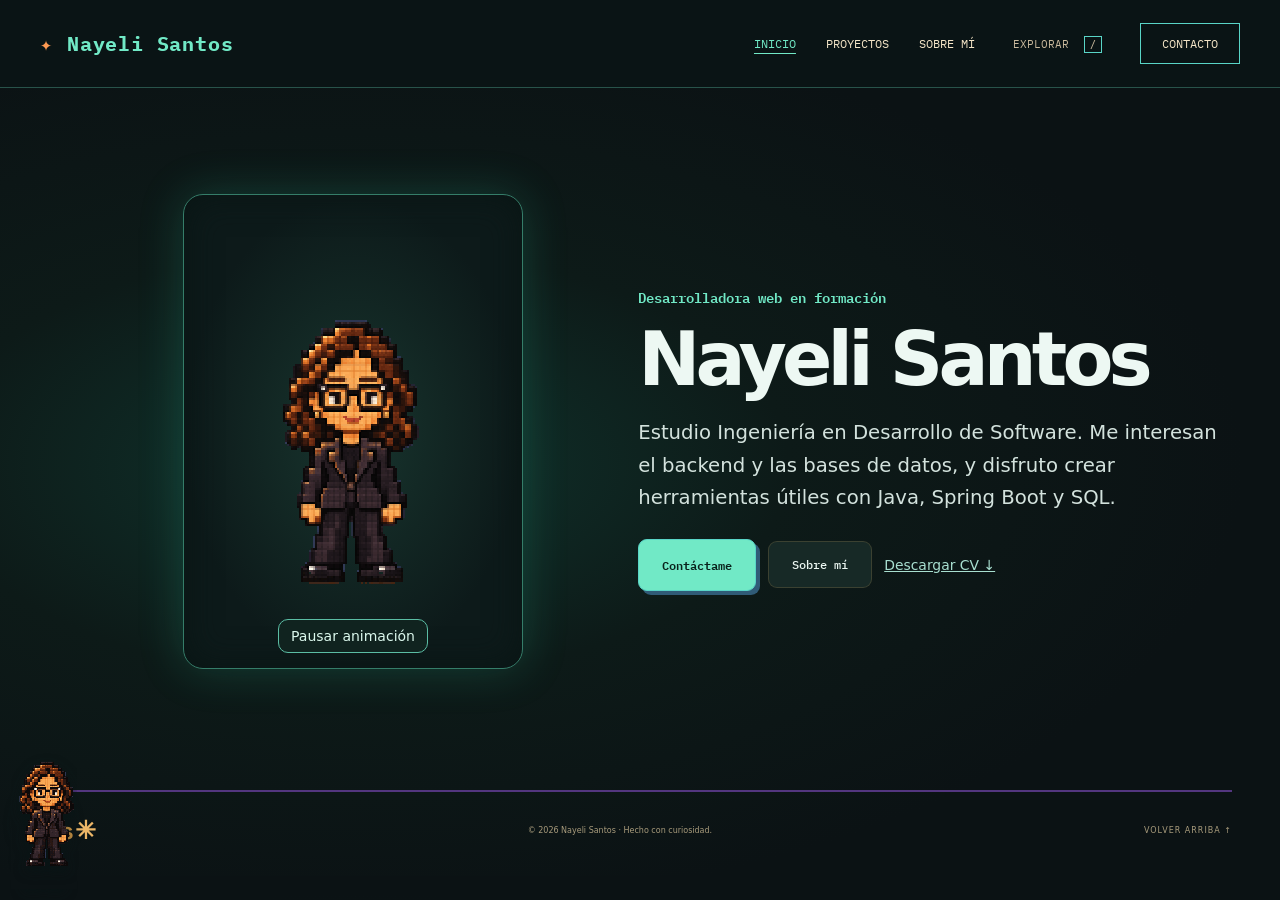
<file: index.html>
<!doctype html>
<html lang="es">
<head><meta charset="UTF-8"><meta name="viewport" content="width=device-width,initial-scale=1"><meta name="description" content="Nayeli Santos, desarrolladora web en formación. Proyectos, ideas y experimentos entre código y creatividad."><meta name="theme-color" content="#101027"><title>Inicio · Nayeli Santos</title><link rel="icon" href="icon.svg" type="image/svg+xml"><link rel="stylesheet" href="portfolio.css"><link rel="stylesheet" href="editorial.css"><link rel="stylesheet" href="gallery.css"><link rel="stylesheet" href="neo.css"><link rel="stylesheet" href="styles/autumn-home.css"><link rel="stylesheet" href="styles/retro.css"><link rel="stylesheet" href="styles/personal-pages.css?v=recorrido-4"></head>
<body class="personal-home">
<a class="skip" href="#contenido">Saltar al contenido</a><div class="scroll-progress" aria-hidden="true"></div>
<header class="nav"><a class="logo" href="index.html" aria-label="Nayeli Santos, inicio"><span class="retro-brand-icon" aria-hidden="true">✦</span>Nayeli Santos</a><nav aria-label="Principal"><a href="index.html" aria-current="page">Inicio</a><a href="proyectos.html">Proyectos</a><a href="sobre-mi.html">Sobre mí</a><button class="quick-open" id="quick-open" aria-haspopup="dialog">Explorar <kbd>/</kbd></button><a class="nav-contact" href="contacto.html">Contacto</a></nav></header>
<main id="contenido">
<section class="personal-hero wrap" id="inicio">
  <figure class="mini-portrait">
    <img id="hero-mini" src="assets/mascot-still.png" width="80" height="175" alt="Mini versión pixelada de Nayeli Santos" fetchpriority="high">
    <button class="mini-motion" id="home-motion" type="button" hidden>Activar animación</button>
  </figure>
  <div class="personal-intro">
    <p class="personal-role">Desarrolladora web en formación</p>
    <h1>Nayeli Santos</h1>
    <p>Estudio Ingeniería en Desarrollo de Software. Me interesan el backend y las bases de datos, y disfruto crear herramientas útiles con Java, Spring Boot y SQL.</p>
    <div class="personal-actions">
      <a class="button dark" href="contacto.html">Contáctame</a>
      <a class="button outline" href="sobre-mi.html">Sobre mí</a>
      <a class="personal-cv" href="Nayeli-Santos-CV.pdf" download>Descargar CV ↓</a>
    </div>
  </div>
</section>
</main>
<div class="mascot-route" id="mascot-route" hidden>
  <div class="mascot">
    <button class="mascot-button" id="mascot-button" type="button" aria-label="Descubrir un dato sobre Nayeli" aria-controls="mascot-message" aria-expanded="false">
      <img id="mascot-image" src="assets/mascot-still.png" width="72" height="72" alt="">
    </button>
    <p class="mascot-message" id="mascot-message" role="status" aria-atomic="true"></p>
  </div>
</div>
<footer class="wrap"><a class="logo" href="index.html">ns<span>✳</span></a><span>© 2026 Nayeli Santos · Hecho con curiosidad.</span><a href="#contenido">VOLVER ARRIBA ↑</a></footer>
<dialog id="quick-dialog" aria-labelledby="quick-title"><div class="quick-heading"><h2 id="quick-title">Tu próxima parada.</h2><button id="quick-close" aria-label="Cerrar explorador">✕</button></div><label for="quick-search">Busca un proyecto</label><input id="quick-search" type="search" placeholder="Ritmo, StudySpot, Bobinapp…" autocomplete="off"><div id="quick-results" aria-live="polite"></div><p class="quick-hint">Esc para salir · / para explorar</p></dialog>
<script src="scripts/site.js" defer></script>
<script src="editorial.js" defer></script>
<script src="scripts/home.js?v=perfil-5" defer></script>
</body>
</html>
</file>
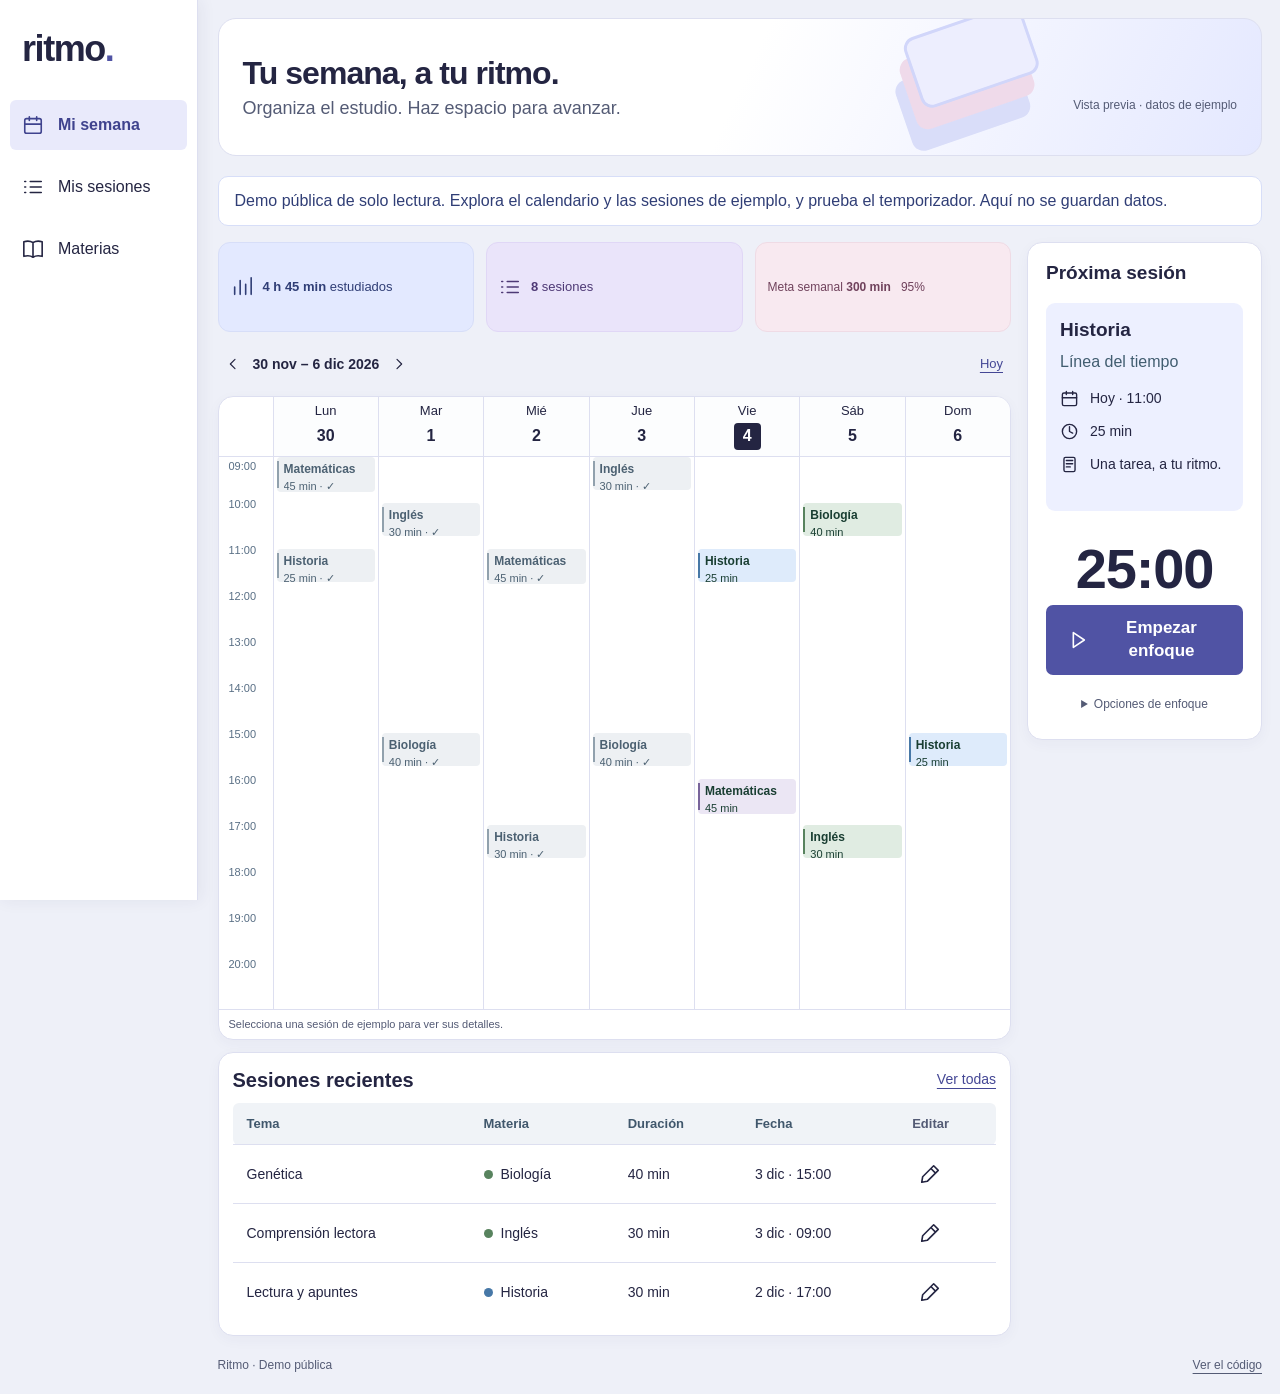
<file: ritmo-demo/index.html>
<!doctype html>
<html lang="es">
  <head>
    <meta charset="utf-8" />
    <meta name="viewport" content="width=device-width, initial-scale=1" />
    <title>Ritmo · Demo pública</title>
    <meta
      name="description"
      content="Organiza tu semana de estudio, planifica sesiones por materia y registra tu progreso con un temporizador de enfoque. Aprende a tu ritmo."
    />
    <link rel="canonical" href="https://nayelisantos19.github.io/ritmo-demo/" />
    <meta property="og:type" content="website" />
    <meta property="og:locale" content="es_ES" />
    <meta property="og:site_name" content="Ritmo" />
    <meta property="og:title" content="Tu semana, a tu ritmo." />
    <meta
      property="og:description"
      content="Planifica tus sesiones, encuentra tu enfoque y haz visible lo que aprendes."
    />
    <meta property="og:url" content="https://nayelisantos19.github.io/ritmo-demo/" />
    <meta name="twitter:card" content="summary_large_image" />
    <meta name="theme-color" content="#eef0f8" />
    <link rel="icon" href="./favicon.svg" type="image/svg+xml" />
    <link rel="stylesheet" href="./styles.css" />
    <script type="application/ld+json">
      {
        "@context": "https://schema.org",
        "@type": "WebApplication",
        "name": "Ritmo",
        "url": "https://nayelisantos19.github.io/ritmo-demo/",
        "description": "Planificación de sesiones de estudio, seguimiento del progreso y temporizador de enfoque para estudiantes.",
        "applicationCategory": "EducationalApplication",
        "operatingSystem": "Web",
        "inLanguage": "es"
      }
    </script>
    <script src="./app.js" type="module"></script>
  </head>
  <body>
    <a class="skip-link" href="#contenido">Saltar al contenido</a>
    <aside class="sidebar" aria-label="Navegación principal">
      <a class="brand" href="./" aria-label="Ritmo, inicio">ritmo<span class="brand-dot">.</span></a>
      <nav>
        <a href="#semana" data-view="semana" aria-current="page"
          ><span data-icon="calendar"></span><span>Mi semana</span></a
        >
        <a href="#sesiones" data-view="sesiones"
          ><span data-icon="list"></span><span>Mis sesiones</span></a
        >
        <a href="#materias" data-view="materias"
          ><span data-icon="book"></span><span>Materias</span></a
        >
        <a href="#ajustes" data-view="ajustes"
          ><span data-icon="settings"></span><span>Ajustes</span></a
        >
      </nav>
      <button class="account-button" id="account-button">
        <span data-icon="user"></span><span>Iniciar sesión</span>
      </button>
    </aside>
    <main id="contenido" tabindex="-1">
      <header class="page-header">
        <div class="study-motif" aria-hidden="true"><span></span></div>
        <div>
          <h1 id="page-title">Tu semana, a tu ritmo.</h1>
          <p id="page-description">Organiza el estudio. Haz espacio para avanzar.</p>
        </div>
        <div class="header-actions">
          <span id="storage-status" class="storage-status" role="status">Demo de solo lectura</span
          ><button class="primary" id="plan-button">
            <span data-icon="plus"></span>Planificar sesión
          </button>
        </div>
      </header>
      <noscript
        ><p class="notice">
          Activa JavaScript para explorar el calendario y probar el temporizador.
        </p></noscript
      >
      <p class="demo-note">Demo pública de solo lectura. Explora el calendario y las sesiones de ejemplo, y prueba el temporizador. Aquí no se guardan datos.</p>
      <div id="app-error" class="notice" role="alert" hidden></div>
      <section id="view-semana" class="view">
        <div class="workspace">
          <div class="week-column">
            <section class="summary" aria-label="Resumen de la semana">
              <div>
                <span data-icon="chart"></span
                ><span><strong id="study-time">0 min</strong> estudiados</span>
              </div>
              <div>
                <span data-icon="list"></span
                ><span><strong id="session-count">0</strong> sesiones</span>
              </div>
              <button id="goal-shortcut" class="summary-goal">
                <span data-icon="target"></span
                ><span>Meta semanal <strong id="goal-number">300 min</strong></span
                ><progress
                  id="summary-progress"
                  value="0"
                  max="300"
                  aria-label="Progreso de la meta semanal"
                ></progress
                ><span id="goal-percent">0%</span>
              </button>
            </section>
            <div class="week-toolbar">
              <div class="week-switch">
                <button id="previous-week" class="icon-button" aria-label="Semana anterior">
                  <span data-icon="left"></span>
                </button>
                <h2 id="week-label">Esta semana</h2>
                <button id="next-week" class="icon-button" aria-label="Semana siguiente">
                  <span data-icon="right"></span>
                </button>
              </div>
              <button class="text-button" id="today-button">Hoy</button>
            </div>
            <section class="calendar" aria-label="Calendario semanal por horas">
              <div
                class="calendar-scroll"
                tabindex="0"
                aria-label="Calendario: desplázate para ver todos los días"
              >
                <div id="calendar-grid" class="calendar-grid">
                  <p class="loading">Preparando tu semana…</p>
                </div>
              </div>
              <p class="calendar-hint">
                Selecciona una sesión de ejemplo para ver sus detalles.
              </p>
            </section>
            <section class="recent-section" aria-labelledby="recent-heading">
              <div class="section-heading">
                <h2 id="recent-heading">Sesiones recientes</h2>
                <a href="#sesiones">Ver todas</a>
              </div>
              <div id="recent-sessions" class="table-scroll">
                <p class="empty">Aquí aparecerá lo que vayas aprendiendo.</p>
              </div>
            </section>
          </div>
          <section class="focus-panel" aria-labelledby="focus-heading">
            <h2 id="focus-heading">Próxima sesión</h2>
            <div id="next-session" class="next-session">
              <h3>Un espacio para aprender</h3>
              <p>Planifica tu próxima sesión y empieza con una sola tarea.</p>
            </div>
            <div class="timer-block">
              <span id="timer" role="timer" aria-label="Tiempo restante">25:00</span
              ><button id="timer-start" class="primary">
                <span data-icon="play"></span><span>Empezar enfoque</span>
              </button>
              <details class="timer-options">
                <summary>Opciones de enfoque</summary>
                <div class="durations" role="group" aria-label="Duración de enfoque">
                  <button data-duration="15" aria-pressed="false">15 min</button
                  ><button data-duration="25" aria-pressed="true">25 min</button
                  ><button data-duration="45" aria-pressed="false">45 min</button>
                </div>
                <div class="timer-secondary">
                  <button id="timer-reset" class="text-button">Reiniciar</button
                  ><button id="immersive-button" class="text-button">Modo enfoque</button>
                </div>
                <p id="timer-message" aria-live="polite">Una tarea. Un momento para avanzar.</p>
              </details>
              <button id="timer-save" class="secondary" hidden>Registrar este esfuerzo</button>
            </div>
            <button id="quick-record" class="record-link">
              <span data-icon="plus"></span>Registrar una sesión pasada
            </button>
          </section>
        </div>
      </section>
      <section id="view-sesiones" class="view" hidden>
        <div class="section-heading">
          <label class="search-label" for="search"
            >Buscar por tema o materia<input
              id="search"
              type="search"
              placeholder="Ej. funciones, historia…" /></label
          ><button class="secondary" id="record-button">
            <span data-icon="plus"></span>Registrar sesión
          </button>
        </div>
        <div id="all-sessions" class="table-scroll"></div>
      </section>
      <section id="view-materias" class="view" hidden>
        <p class="view-intro">
          Todo tu estudio, organizado por materia. Los totales incluyen únicamente sesiones
          completadas.
        </p>
        <div id="subject-list"></div>
      </section>
      <section id="view-ajustes" class="view settings" hidden>
        <section>
          <h2>Una meta a tu medida</h2>
          <p>Elige cuántos minutos quieres dedicar al estudio cada semana.</p>
          <form id="goal-form" class="inline-form">
            <label for="weekly-goal"
              >Minutos por semana<input
                id="weekly-goal"
                type="number"
                min="1"
                max="10080"
                required
                value="300" /></label
            ><button class="primary">Guardar meta</button>
          </form>
        </section>
        <section>
          <h2>Tus datos, contigo</h2>
          <p id="data-explanation">
            Sin cuenta puedes explorar con datos de ejemplo o guardar tus sesiones en este
            navegador. Con una cuenta, se guardan en el servidor.
          </p>
          <div class="button-row">
            <button class="secondary" id="export-button">Exportar JSON</button
            ><label class="secondary file-label"
              >Importar JSON<input id="import-file" type="file" accept="application/json,.json"
            /></label>
          </div>
          <p class="muted">
            Puedes importar una copia de la versión anterior de Ritmo. La importación evita
            duplicados por identificador.
          </p>
          <button id="migrate-button" class="text-button" hidden>
            Importar sesiones de la versión anterior</button
          ><button id="upload-local-button" class="text-button" hidden>
            Copiar mis datos locales a mi cuenta
          </button>
        </section>
        <section>
          <h2 id="account-heading">Tu espacio personal</h2>
          <p id="account-explanation">
            Crea una cuenta para guardar tu estudio y consultarlo desde otros dispositivos.
          </p>
          <div class="button-row">
            <button class="primary" id="settings-account">Crear cuenta o iniciar sesión</button
            ><button class="secondary" id="local-mode">Empezar sin cuenta</button>
          </div>
          <p class="muted">
            El modo local pertenece a este navegador. Exporta una copia para conservarlo.
          </p>
        </section>
        <section>
          <h2>Acerca de Ritmo</h2>
          <p>Un espacio para planificar tu estudio, concentrarte y reconocer tu progreso.</p>
          <a href="https://github.com/NayeliSantos19/ritmo-study-app#seguridad-y-privacidad">Cómo se guardan tus datos</a>
        </section>
      </section>
      <footer>
        <span>Ritmo · Demo pública</span><a href="https://github.com/NayeliSantos19/ritmo-study-app">Ver el código</a>
      </footer>
    </main>
    <dialog id="session-dialog" aria-labelledby="session-dialog-title">
      <form id="session-form">
        <div class="section-heading">
          <h2 id="session-dialog-title">Planificar sesión</h2>
          <button
            type="button"
            class="icon-button"
            data-close="session-dialog"
            aria-label="Cerrar formulario"
          >
            <span data-icon="close"></span>
          </button>
        </div>
        <input id="session-id" type="hidden" /><label for="topic"
          >¿Qué vas a estudiar?<input
            id="topic"
            maxlength="120"
            required
            placeholder="Ej. Repaso de funciones" /></label
        ><label for="subject"
          >Materia<input
            id="subject"
            list="subjects"
            maxlength="60"
            required
            placeholder="Ej. Matemáticas" /></label
        ><datalist id="subjects"></datalist>
        <div class="form-row">
          <label for="date"
            >Fecha<input id="date" type="date" min="2000-01-01" max="2100-12-31" required /></label
          ><label for="time">Hora<input id="time" type="time" required value="15:00" /></label>
        </div>
        <div class="form-row">
          <label for="minutes"
            >Duración en minutos<input
              id="minutes"
              type="number"
              min="1"
              max="1440"
              value="25"
              required /></label
          ><label for="session-status"
            >Estado<select id="session-status">
              <option value="planned">Planificada</option>
              <option value="completed">Completada</option>
            </select></label
          >
        </div>
        <label for="notes"
          >Notas <span class="muted">(opcional)</span
          ><textarea
            id="notes"
            maxlength="1000"
            rows="3"
            placeholder="Una intención o algo que quieras recordar"
          ></textarea>
        </label>
        <p id="session-error" class="form-error" role="alert"></p>
        <div class="form-actions">
          <button id="delete-session" class="danger text-button" type="button" hidden>
            Eliminar sesión</button
          ><button class="primary" id="save-session">Guardar sesión</button>
        </div>
      </form>
    </dialog>
    <dialog id="account-dialog" aria-labelledby="auth-heading">
      <form id="auth-form">
        <div class="section-heading">
          <h2 id="auth-heading">Vuelve a tu ritmo.</h2>
          <button
            class="icon-button"
            type="button"
            data-close="account-dialog"
            aria-label="Cerrar acceso"
          >
            <span data-icon="close"></span>
          </button>
        </div>
        <p id="auth-description">Inicia sesión para continuar con tu semana.</p>
        <label for="email"
          >Correo electrónico<input
            id="email"
            type="email"
            autocomplete="username"
            maxlength="254"
            required /></label
        ><label for="password"
          >Contraseña<input
            id="password"
            type="password"
            autocomplete="current-password"
            minlength="12"
            maxlength="128"
            required
        /></label>
        <p class="muted" id="password-hint">
          Usa al menos 12 caracteres. Puedes pegar una frase o usar un gestor de contraseñas.
        </p>
        <p id="auth-error" class="form-error" role="alert"></p>
        <button id="auth-submit" class="primary full">Iniciar sesión</button
        ><button id="auth-switch" type="button" class="text-button full">
          ¿Es tu primera vez? Crear cuenta
        </button>
        <p class="muted">
          Al crear tu cuenta, consulta <a href="https://github.com/NayeliSantos19/ritmo-study-app#seguridad-y-privacidad">cómo guardamos tus datos</a>. No se
          envían correos ni hay recuperación automática; conserva tu contraseña.
        </p>
      </form>
    </dialog>
    <dialog id="confirm-dialog" aria-labelledby="confirm-heading">
      <form method="dialog">
        <h2 id="confirm-heading">¿Eliminar esta sesión?</h2>
        <p id="confirm-copy">Se eliminará de tu espacio. Esta acción no se puede deshacer.</p>
        <div class="button-row">
          <button value="cancel" class="secondary" autofocus>Cancelar</button
          ><button value="confirm" class="primary">Eliminar</button>
        </div>
      </form>
    </dialog>
    <div id="toast" role="status" aria-live="polite" hidden></div>
  </body>
</html>
</file>
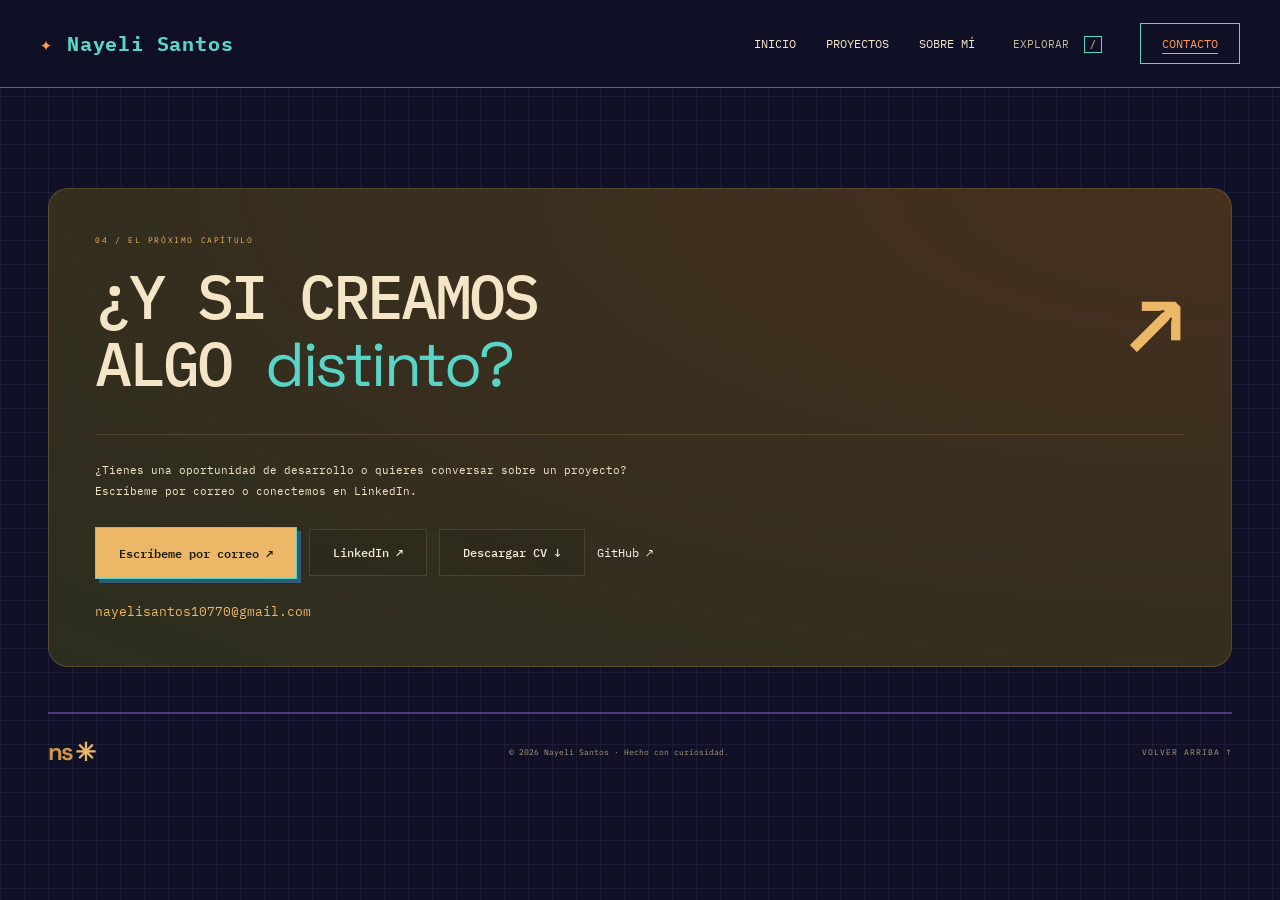
<file: contacto.html>
<!doctype html>
<html lang="es">
<head><meta charset="UTF-8"><meta name="viewport" content="width=device-width,initial-scale=1"><meta name="description" content="Nayeli Santos, desarrolladora web en formación. Proyectos, ideas y experimentos entre código y creatividad."><meta name="theme-color" content="#101027"><title>Contacto · Nayeli Santos</title><link rel="icon" href="icon.svg" type="image/svg+xml"><link rel="stylesheet" href="portfolio.css"><link rel="stylesheet" href="editorial.css"><link rel="stylesheet" href="gallery.css"><link rel="stylesheet" href="neo.css"><link rel="stylesheet" href="styles/retro.css"></head>
<body>
<a class="skip" href="#contenido">Saltar al contenido</a><div class="scroll-progress" aria-hidden="true"></div>
<header class="nav"><a class="logo" href="index.html" aria-label="Nayeli Santos, inicio"><span class="retro-brand-icon" aria-hidden="true">✦</span>Nayeli Santos</a><nav aria-label="Principal"><a href="index.html">Inicio</a><a href="proyectos.html">Proyectos</a><a href="sobre-mi.html">Sobre mí</a><button class="quick-open" id="quick-open" aria-haspopup="dialog">Explorar <kbd>/</kbd></button><a class="nav-contact" href="contacto.html" aria-current="page">Contacto</a></nav></header>
<main id="contenido">
<section class="contact wrap" id="contacto"><p class="eyebrow">04 / EL PRÓXIMO CAPÍTULO</p><h2>¿Y SI CREAMOS<br>ALGO <em>distinto?</em><span>↗</span></h2><div class="contact-bottom"><p>¿Tienes una oportunidad de desarrollo o quieres conversar sobre un proyecto?<br>Escríbeme por correo o conectemos en LinkedIn.</p><div class="contact-actions"><a class="button dark" href="mailto:nayelisantos10770@gmail.com">Escríbeme por correo ↗</a><a class="button outline" href="https://www.linkedin.com/in/nayeli-santos-154662265/" target="_blank" rel="noopener noreferrer">LinkedIn ↗</a><a class="button outline" href="Nayeli-Santos-CV.pdf" download>Descargar CV ↓</a><a class="text-link" href="https://github.com/NayeliSantos19" target="_blank" rel="noopener noreferrer">GitHub ↗</a></div></div><a class="contact-email" href="mailto:nayelisantos10770@gmail.com">nayelisantos10770@gmail.com</a></section>
</main><footer class="wrap"><a class="logo" href="index.html">ns<span>✳</span></a><span>© 2026 Nayeli Santos · Hecho con curiosidad.</span><a href="#contenido">VOLVER ARRIBA ↑</a></footer>
<dialog id="quick-dialog" aria-labelledby="quick-title"><div class="quick-heading"><h2 id="quick-title">Tu próxima parada.</h2><button id="quick-close" aria-label="Cerrar explorador">✕</button></div><label for="quick-search">Busca un proyecto</label><input id="quick-search" type="search" placeholder="Ritmo, StudySpot, Bobinapp…" autocomplete="off"><div id="quick-results" aria-live="polite"></div><p class="quick-hint">Esc para salir · / para explorar</p></dialog>
<script src="scripts/site.js" defer></script>
<script src="editorial.js" defer></script>
</body>
</html>
</file>
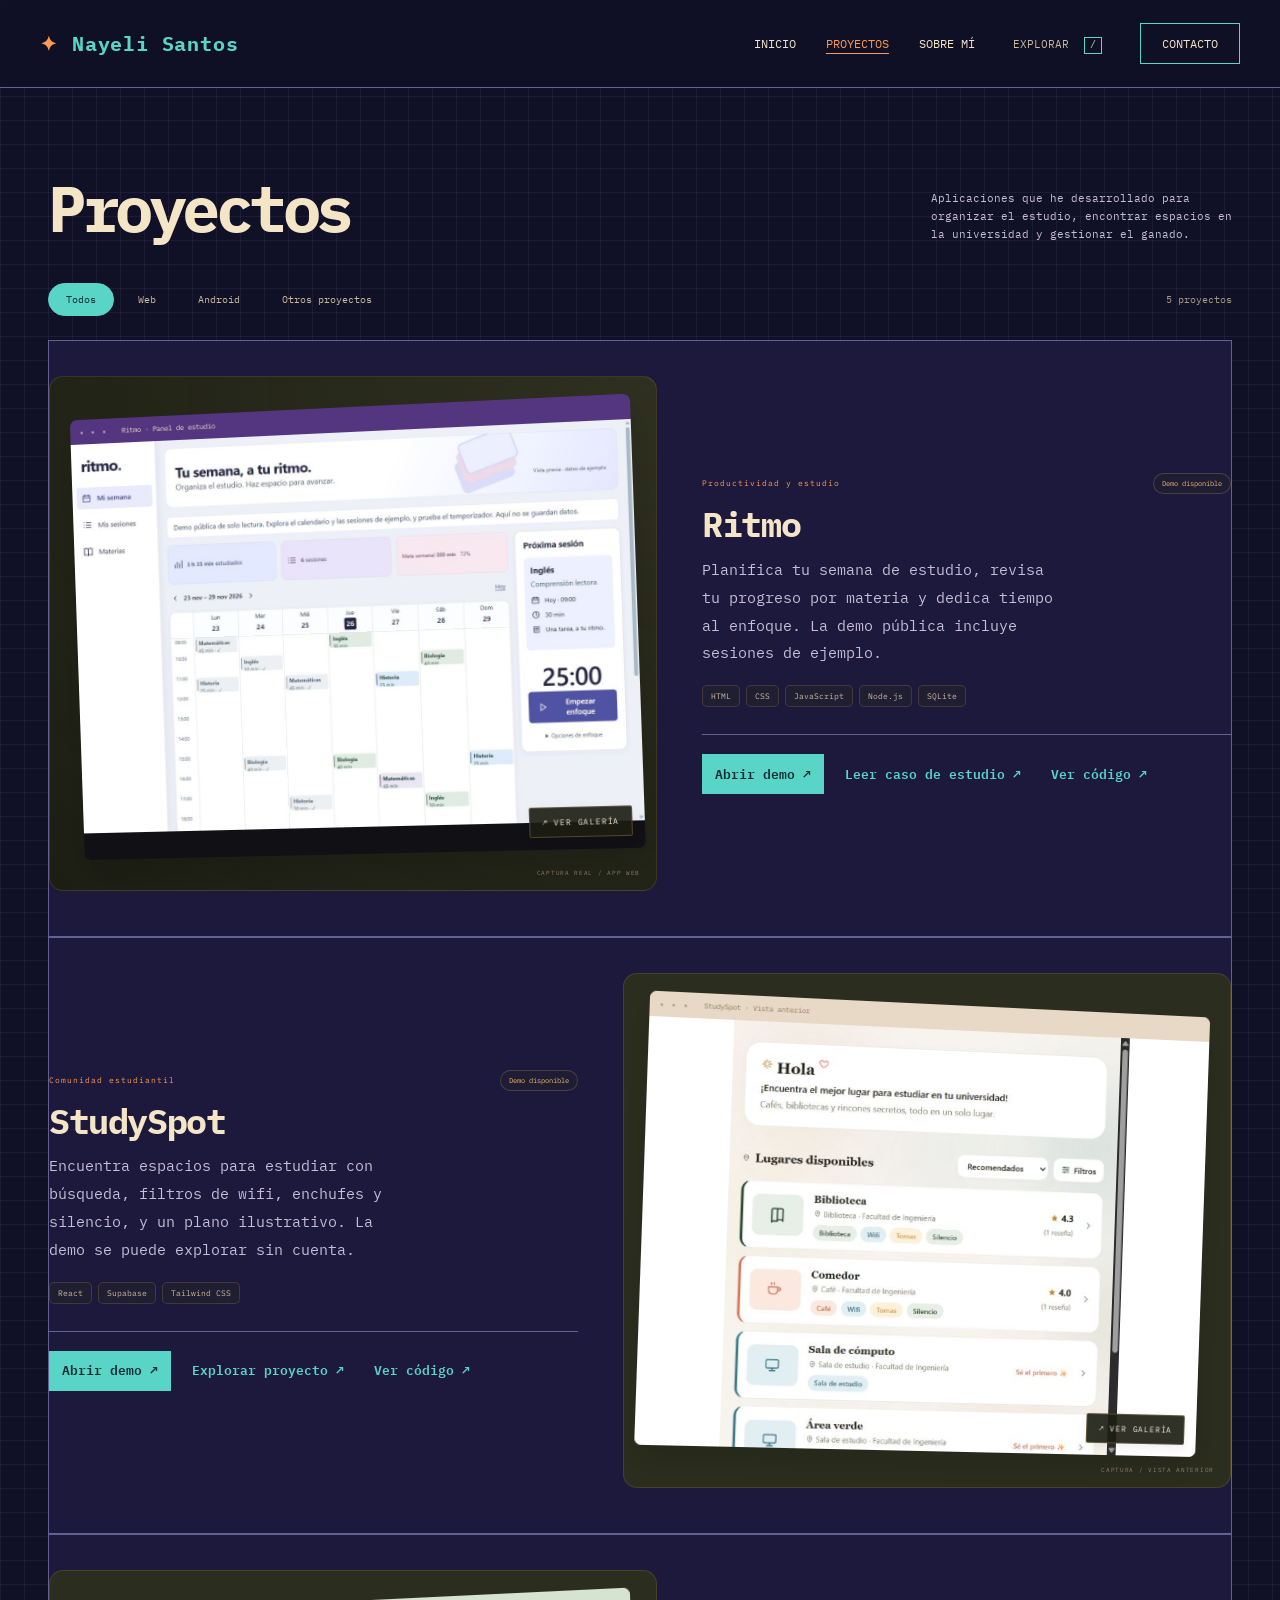
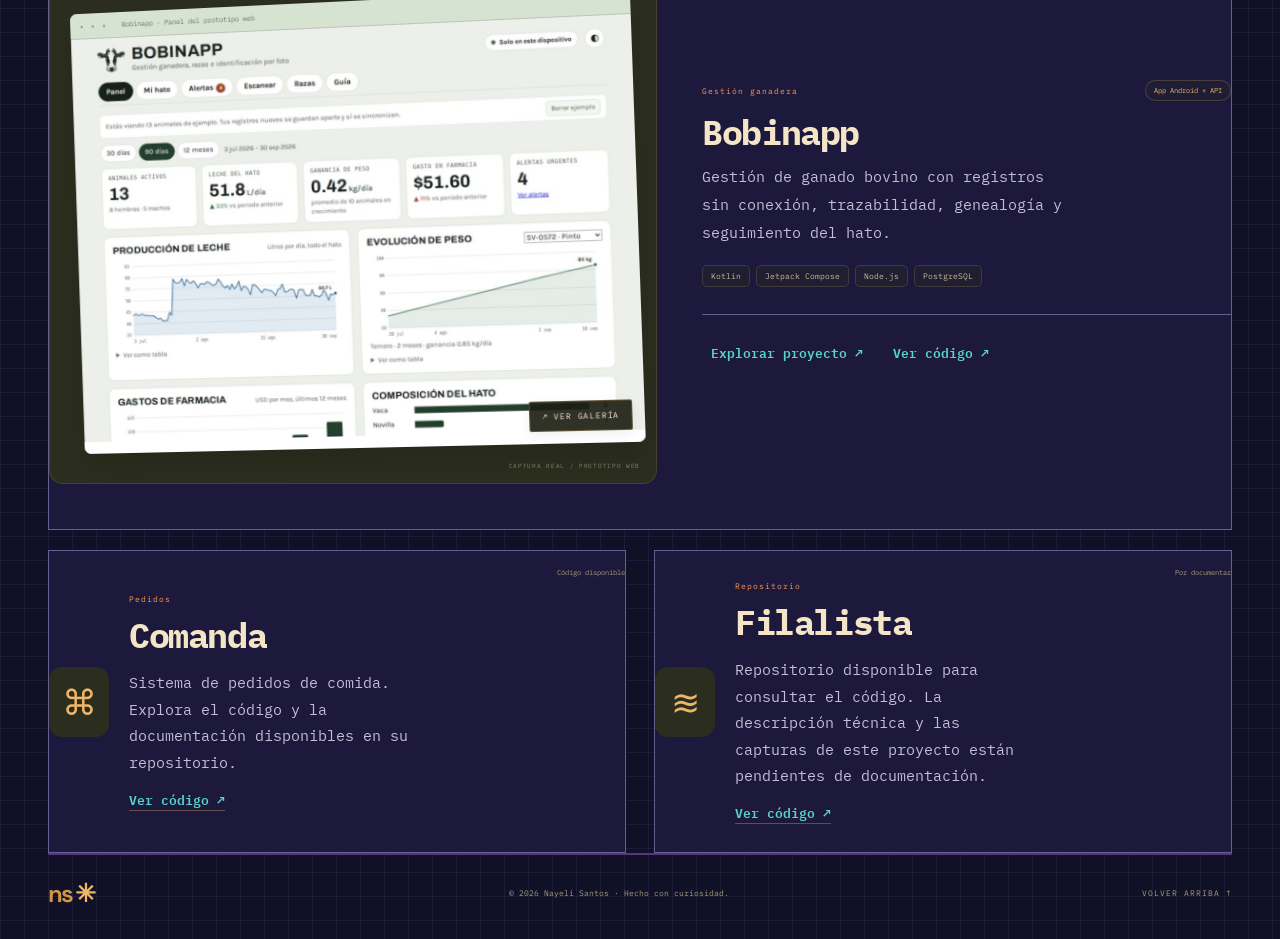
<file: proyectos.html>
<!doctype html>
<html lang="es">
<head><meta charset="UTF-8"><meta name="viewport" content="width=device-width,initial-scale=1"><meta name="description" content="Nayeli Santos, desarrolladora web en formación. Proyectos, ideas y experimentos entre código y creatividad."><meta name="theme-color" content="#101027"><title>Proyectos · Nayeli Santos</title><link rel="icon" href="icon.svg" type="image/svg+xml"><link rel="stylesheet" href="portfolio.css"><link rel="stylesheet" href="editorial.css"><link rel="stylesheet" href="gallery.css"><link rel="stylesheet" href="neo.css"><link rel="stylesheet" href="styles/retro.css"><link rel="stylesheet" href="styles/projects-page.css"></head>
<body class="projects-page">
<a class="skip" href="#contenido">Saltar al contenido</a><div class="scroll-progress" aria-hidden="true"></div>
<header class="nav"><a class="logo" href="index.html" aria-label="Nayeli Santos, inicio"><span class="retro-brand-icon" aria-hidden="true">✦</span>Nayeli Santos</a><nav aria-label="Principal"><a href="index.html">Inicio</a><a href="proyectos.html" aria-current="page">Proyectos</a><a href="sobre-mi.html">Sobre mí</a><button class="quick-open" id="quick-open" aria-haspopup="dialog">Explorar <kbd>/</kbd></button><a class="nav-contact" href="contacto.html">Contacto</a></nav></header>
<main id="contenido">
<section class="projects wrap" id="proyectos"><div class="section-heading"><div><h1>Proyectos</h1></div><p>Aplicaciones que he desarrollado para organizar el estudio, encontrar espacios en la universidad y gestionar el ganado.</p></div><div class="project-toolbar"><div class="filters" role="group" aria-label="Filtrar proyectos"><button class="selected" data-filter="all" aria-pressed="true">Todos</button><button data-filter="web" aria-pressed="false">Web</button><button data-filter="android" aria-pressed="false">Android</button><button data-filter="lab" aria-pressed="false">Otros proyectos</button></div><span id="project-count" role="status">5 proyectos</span></div>
<div class="project-grid">
<article class="project featured" data-category="web"><div class="project-visual ritmo-visual real-preview"><button class="screenshot-open" data-detail="ritmo" aria-label="Ver capturas de Ritmo"><div class="screenshot-frame"><div class="capture-chrome" aria-hidden="true"><span>● ● ●</span><small>Ritmo · Panel de estudio</small></div><img src="ritmo-demo-panel.jpg" alt="Ritmo · Calendario semanal, tarjetas de progreso y temporizador" width="1280" height="900" loading="lazy"><span class="capture-cta">↗ VER GALERÍA</span></div></button><span class="visual-caption">CAPTURA REAL / APP WEB</span></div><div class="project-info"><div class="project-label"><span>Productividad y estudio</span><span class="status">Demo disponible</span></div><h2>Ritmo</h2><p>Planifica tu semana de estudio, revisa tu progreso por materia y dedica tiempo al enfoque. La demo pública incluye sesiones de ejemplo.</p><div class="tags"><span>HTML</span><span>CSS</span><span>JavaScript</span><span>Node.js</span><span>SQLite</span></div><div class="project-actions"><a class="project-demo" href="https://nayelisantos19.github.io/ritmo-demo/" target="_blank" rel="noopener noreferrer">Abrir demo ↗</a><a href="ritmo.html">Leer caso de estudio ↗</a><a href="https://github.com/NayeliSantos19/ritmo-study-app" target="_blank" rel="noopener noreferrer">Ver código ↗</a></div></div></article>
<article class="project" data-category="web"><div class="project-visual study-visual real-preview"><button class="screenshot-open" data-detail="studyspot" aria-label="Ver capturas de StudySpot"><div class="screenshot-frame"><div class="capture-chrome" aria-hidden="true"><span>● ● ●</span><small>StudySpot · Vista anterior</small></div><img src="studyspot-inicio.png" alt="StudySpot · Vista anterior del catálogo" width="1280" height="960" loading="lazy"><span class="capture-cta">↗ VER GALERÍA</span></div></button><span class="visual-caption">CAPTURA / VISTA ANTERIOR</span></div><div class="project-info"><div class="project-label"><span>Comunidad estudiantil</span><span class="status">Demo disponible</span></div><h2>StudySpot</h2><p>Encuentra espacios para estudiar con búsqueda, filtros de wifi, enchufes y silencio, y un plano ilustrativo. La demo se puede explorar sin cuenta.</p><div class="tags"><span>React</span><span>Supabase</span><span>Tailwind CSS</span></div><div class="project-actions"><a class="project-demo" href="https://nayelisantos19.github.io/studyspot-demo/" target="_blank" rel="noopener noreferrer">Abrir demo ↗</a><button data-detail="studyspot">Explorar proyecto ↗</button><a href="https://github.com/NayeliSantos19/studyspot" target="_blank" rel="noopener noreferrer">Ver código ↗</a></div></div></article>
<article class="project" data-category="android"><div class="project-visual bovine-visual real-preview"><button class="screenshot-open" data-detail="bobinapp" aria-label="Ver capturas de Bobinapp"><div class="screenshot-frame"><div class="capture-chrome" aria-hidden="true"><span>● ● ●</span><small>Bobinapp · Panel del prototipo web</small></div><img src="bobinapp-panel.png" alt="Bobinapp · Panel del prototipo web" width="1280" height="960" loading="lazy"><span class="capture-cta">↗ VER GALERÍA</span></div></button><span class="visual-caption">CAPTURA REAL / PROTOTIPO WEB</span></div><div class="project-info"><div class="project-label"><span>Gestión ganadera</span><span class="status">App Android + API</span></div><h2>Bobinapp</h2><p>Gestión de ganado bovino con registros sin conexión, trazabilidad, genealogía y seguimiento del hato.</p><div class="tags"><span>Kotlin</span><span>Jetpack Compose</span><span>Node.js</span><span>PostgreSQL</span></div><div class="project-actions"><button data-detail="bobinapp">Explorar proyecto ↗</button><a href="https://github.com/NayeliSantos19/bobinapp" target="_blank" rel="noopener noreferrer">Ver código ↗</a></div></div></article>
<article class="project lab-project" data-category="lab"><div class="lab-symbol" aria-hidden="true">⌘</div><div><p class="project-label">Pedidos</p><h2>Comanda</h2><p>Sistema de pedidos de comida. Explora el código y la documentación disponibles en su repositorio.</p><a class="text-link" href="https://github.com/NayeliSantos19/comanda" target="_blank" rel="noopener noreferrer">Ver código ↗</a></div><span class="lab-badge">Código disponible</span></article>
<article class="project lab-project" data-category="lab"><div class="lab-symbol fila-symbol" aria-hidden="true">≋</div><div><p class="project-label">Repositorio</p><h2>Filalista</h2><p>Repositorio disponible para consultar el código. La descripción técnica y las capturas de este proyecto están pendientes de documentación.</p><a class="text-link" href="https://github.com/NayeliSantos19/filalista" target="_blank" rel="noopener noreferrer">Ver código ↗</a></div><span class="lab-badge">Por documentar</span></article>
</div></section>
</main><footer class="wrap"><a class="logo" href="index.html">ns<span>✳</span></a><span>© 2026 Nayeli Santos · Hecho con curiosidad.</span><a href="#contenido">VOLVER ARRIBA ↑</a></footer>
<dialog id="project-dialog" aria-labelledby="detail-title"><button class="close-dialog" id="close-dialog" aria-label="Cerrar proyecto">✕</button><p class="eyebrow" id="detail-type"></p><h2 id="detail-title"></h2><section id="project-gallery" aria-label="Capturas del proyecto"><div class="gallery-stage" id="gallery-stage"><img id="gallery-image" alt=""><p id="gallery-error" hidden>No se pudo cargar esta captura.</p></div><div class="gallery-controls"><button id="gallery-prev" aria-label="Captura anterior">←</button><span id="gallery-position" role="status"></span><button id="gallery-next" aria-label="Captura siguiente">→</button><button id="gallery-zoom" aria-pressed="false">Ampliar +</button><a id="gallery-original" target="_blank" rel="noopener noreferrer">Abrir imagen ↗</a></div><p id="gallery-caption"></p><div id="gallery-thumbnails" role="group" aria-label="Elegir captura"></div></section><p id="detail-intro"></p><h3>La idea</h3><p id="detail-problem"></p><h3>Qué puedes explorar</h3><ul id="detail-features"></ul><div class="tags" id="detail-tags"></div><a class="button dark" id="detail-code" target="_blank" rel="noopener noreferrer">Explorar el código ↗</a><p class="detail-source">Descripción basada en la documentación del repositorio.</p></dialog>
<dialog id="quick-dialog" aria-labelledby="quick-title"><div class="quick-heading"><h2 id="quick-title">Tu próxima parada.</h2><button id="quick-close" aria-label="Cerrar explorador">✕</button></div><label for="quick-search">Busca un proyecto</label><input id="quick-search" type="search" placeholder="Ritmo, StudySpot, Bobinapp…" autocomplete="off"><div id="quick-results" aria-live="polite"></div><p class="quick-hint">Esc para salir · / para explorar</p></dialog>
<script src="scripts/data/projects.js" defer></script>
<script src="portfolio.js" defer></script>
<script src="gallery.js" defer></script>
<script src="scripts/site.js" defer></script>
<script src="editorial.js" defer></script>
</body>
</html>
</file>
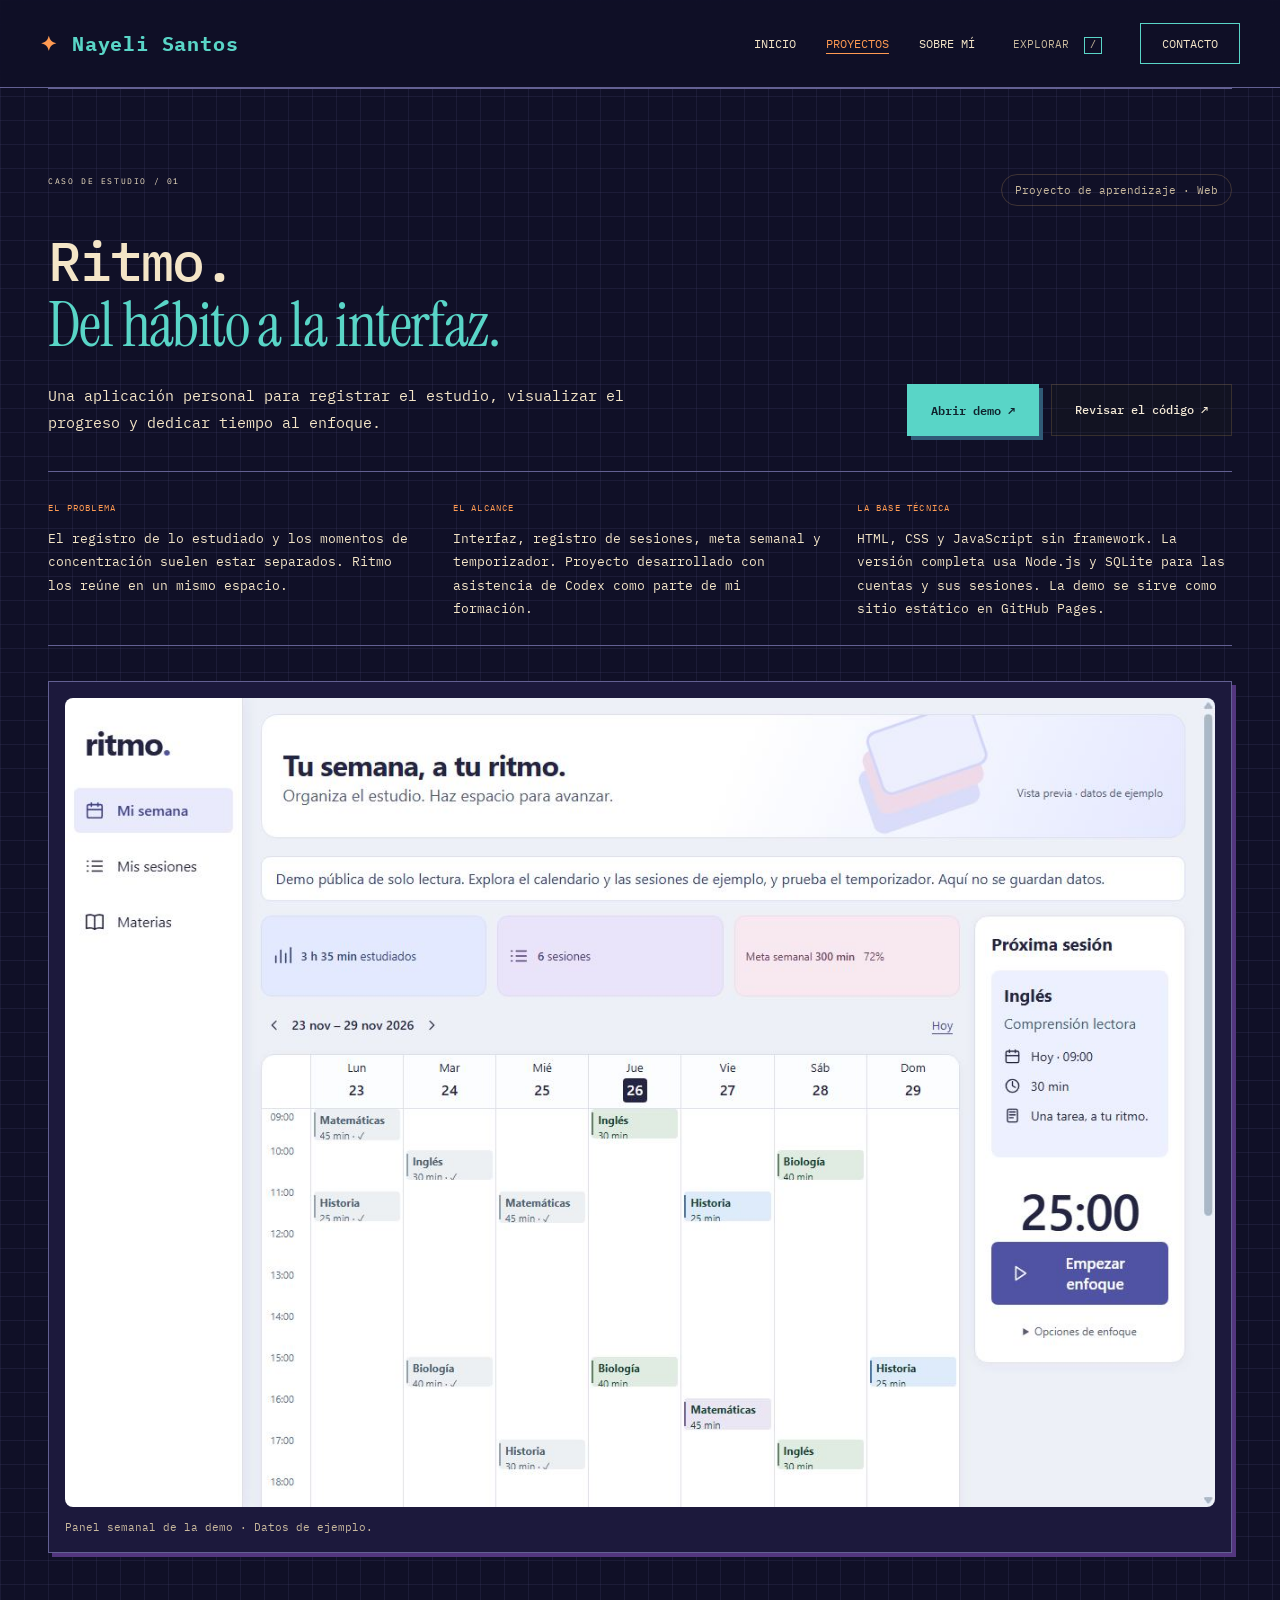
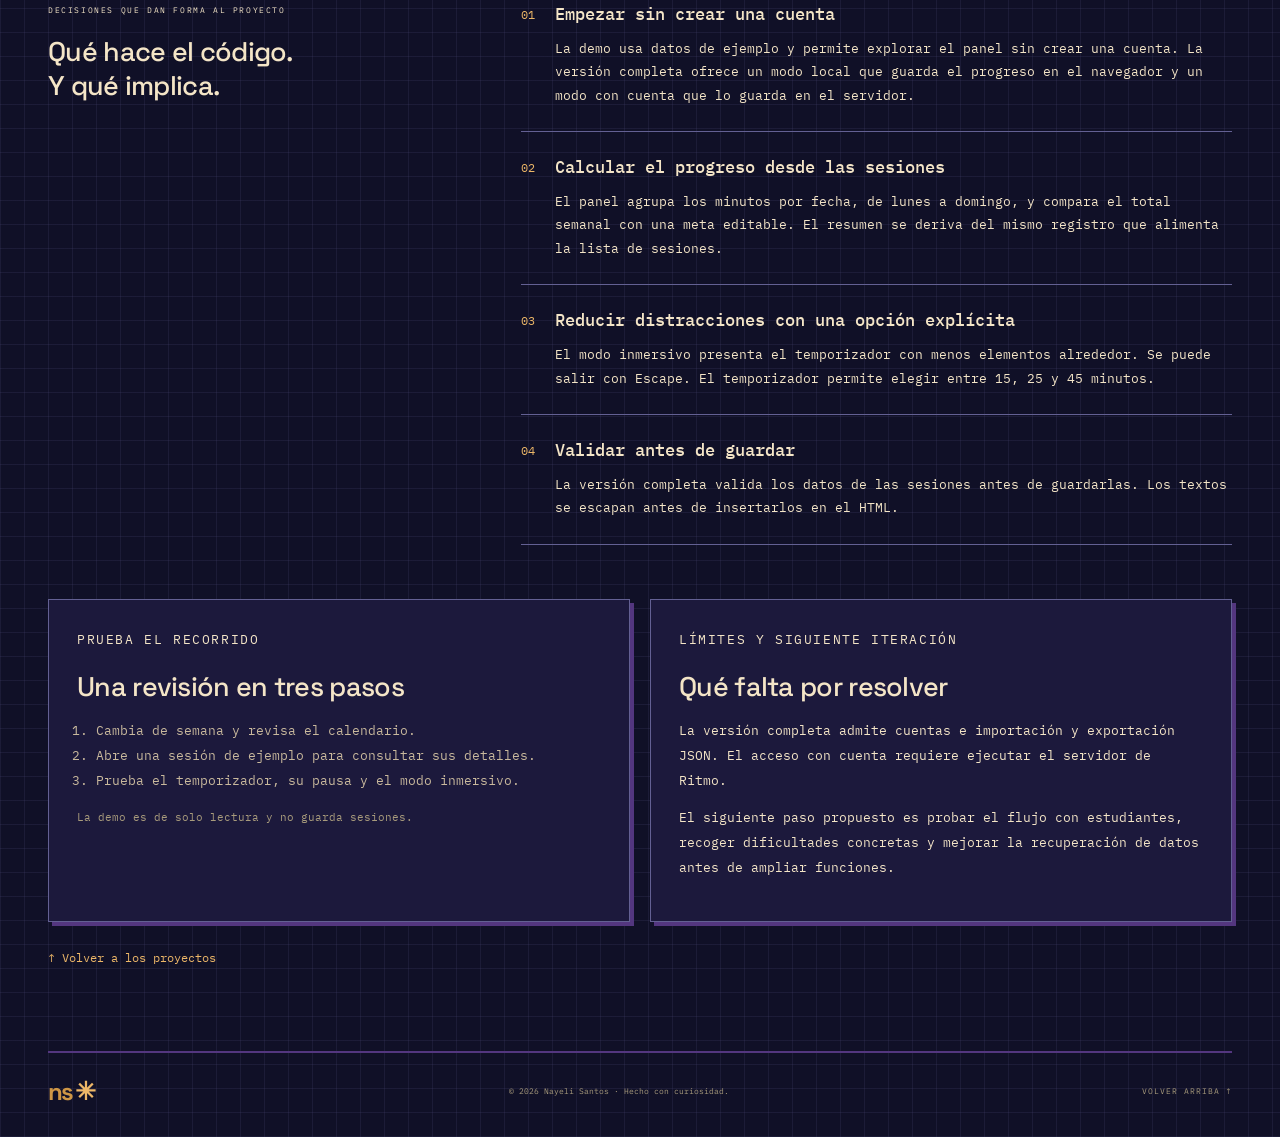
<file: ritmo.html>
<!doctype html>
<html lang="es">
<head><meta charset="UTF-8"><meta name="viewport" content="width=device-width,initial-scale=1"><meta name="description" content="Nayeli Santos, desarrolladora web en formación. Proyectos, ideas y experimentos entre código y creatividad."><meta name="theme-color" content="#101027"><title>Ritmo · Caso de estudio · Nayeli Santos</title><link rel="icon" href="icon.svg" type="image/svg+xml"><link rel="stylesheet" href="portfolio.css"><link rel="stylesheet" href="editorial.css"><link rel="stylesheet" href="gallery.css"><link rel="stylesheet" href="neo.css"><link rel="stylesheet" href="styles/retro.css"></head>
<body>
<a class="skip" href="#contenido">Saltar al contenido</a><div class="scroll-progress" aria-hidden="true"></div>
<header class="nav"><a class="logo" href="index.html" aria-label="Nayeli Santos, inicio"><span class="retro-brand-icon" aria-hidden="true">✦</span>Nayeli Santos</a><nav aria-label="Principal"><a href="index.html">Inicio</a><a href="proyectos.html" aria-current="location">Proyectos</a><a href="sobre-mi.html">Sobre mí</a><button class="quick-open" id="quick-open" aria-haspopup="dialog">Explorar <kbd>/</kbd></button><a class="nav-contact" href="contacto.html">Contacto</a></nav></header>
<main id="contenido">
<section class="case-study wrap" id="caso-ritmo" aria-labelledby="case-title">
<div class="case-top"><p class="eyebrow">CASO DE ESTUDIO / 01</p><span class="case-pill">Proyecto de aprendizaje · Web</span></div>
<div class="case-heading"><div><h2 id="case-title">Ritmo.<br><em>Del hábito a la interfaz.</em></h2><p>Una aplicación personal para registrar el estudio, visualizar el progreso y dedicar tiempo al enfoque.</p></div><div class="case-links"><a class="button dark" href="https://nayelisantos19.github.io/ritmo-demo/" target="_blank" rel="noopener noreferrer">Abrir demo ↗</a><a class="button outline" href="https://github.com/NayeliSantos19/ritmo-study-app" target="_blank" rel="noopener noreferrer">Revisar el código ↗</a></div></div>
<div class="case-facts"><div><small>EL PROBLEMA</small><p>El registro de lo estudiado y los momentos de concentración suelen estar separados. Ritmo los reúne en un mismo espacio.</p></div><div><small>EL ALCANCE</small><p>Interfaz, registro de sesiones, meta semanal y temporizador. Proyecto desarrollado con asistencia de Codex como parte de mi formación.</p></div><div><small>LA BASE TÉCNICA</small><p>HTML, CSS y JavaScript sin framework. La versión completa usa Node.js y SQLite para las cuentas y sus sesiones. La demo se sirve como sitio estático en GitHub Pages.</p></div></div>
<figure class="case-image"><img src="ritmo-demo-panel.jpg" alt="Panel lavanda de Ritmo con calendario, progreso semanal y temporizador" width="1280" height="900" loading="lazy"><figcaption>Panel semanal de la demo · Datos de ejemplo.</figcaption></figure>
<div class="case-decisions"><div><p class="eyebrow">DECISIONES QUE DAN FORMA AL PROYECTO</p><h3>Qué hace el código.<br>Y qué implica.</h3></div><div class="decision-list"><article><span>01</span><div><h4>Empezar sin crear una cuenta</h4><p>La demo usa datos de ejemplo y permite explorar el panel sin crear una cuenta. La versión completa ofrece un modo local que guarda el progreso en el navegador y un modo con cuenta que lo guarda en el servidor.</p></div></article><article><span>02</span><div><h4>Calcular el progreso desde las sesiones</h4><p>El panel agrupa los minutos por fecha, de lunes a domingo, y compara el total semanal con una meta editable. El resumen se deriva del mismo registro que alimenta la lista de sesiones.</p></div></article><article><span>03</span><div><h4>Reducir distracciones con una opción explícita</h4><p>El modo inmersivo presenta el temporizador con menos elementos alrededor. Se puede salir con Escape. El temporizador permite elegir entre 15, 25 y 45 minutos.</p></div></article><article><span>04</span><div><h4>Validar antes de guardar</h4><p>La versión completa valida los datos de las sesiones antes de guardarlas. Los textos se escapan antes de insertarlos en el HTML.</p></div></article></div></div>
<div class="case-bottom"><article><p class="eyebrow">PRUEBA EL RECORRIDO</p><h3>Una revisión en tres pasos</h3><ol><li>Cambia de semana y revisa el calendario.</li><li>Abre una sesión de ejemplo para consultar sus detalles.</li><li>Prueba el temporizador, su pausa y el modo inmersivo.</li></ol><p class="case-note">La demo es de solo lectura y no guarda sesiones.</p></article><article><p class="eyebrow">LÍMITES Y SIGUIENTE ITERACIÓN</p><h3>Qué falta por resolver</h3><p>La versión completa admite cuentas e importación y exportación JSON. El acceso con cuenta requiere ejecutar el servidor de Ritmo.</p><p>El siguiente paso propuesto es probar el flujo con estudiantes, recoger dificultades concretas y mejorar la recuperación de datos antes de ampliar funciones.</p></article></div>
<a class="case-back" href="proyectos.html">↑ Volver a los proyectos</a></section>
</main><footer class="wrap"><a class="logo" href="index.html">ns<span>✳</span></a><span>© 2026 Nayeli Santos · Hecho con curiosidad.</span><a href="#contenido">VOLVER ARRIBA ↑</a></footer>
<dialog id="quick-dialog" aria-labelledby="quick-title"><div class="quick-heading"><h2 id="quick-title">Tu próxima parada.</h2><button id="quick-close" aria-label="Cerrar explorador">✕</button></div><label for="quick-search">Busca un proyecto</label><input id="quick-search" type="search" placeholder="Ritmo, StudySpot, Bobinapp…" autocomplete="off"><div id="quick-results" aria-live="polite"></div><p class="quick-hint">Esc para salir · / para explorar</p></dialog>
<script src="scripts/site.js" defer></script>
<script src="editorial.js" defer></script>
</body>
</html>
</file>
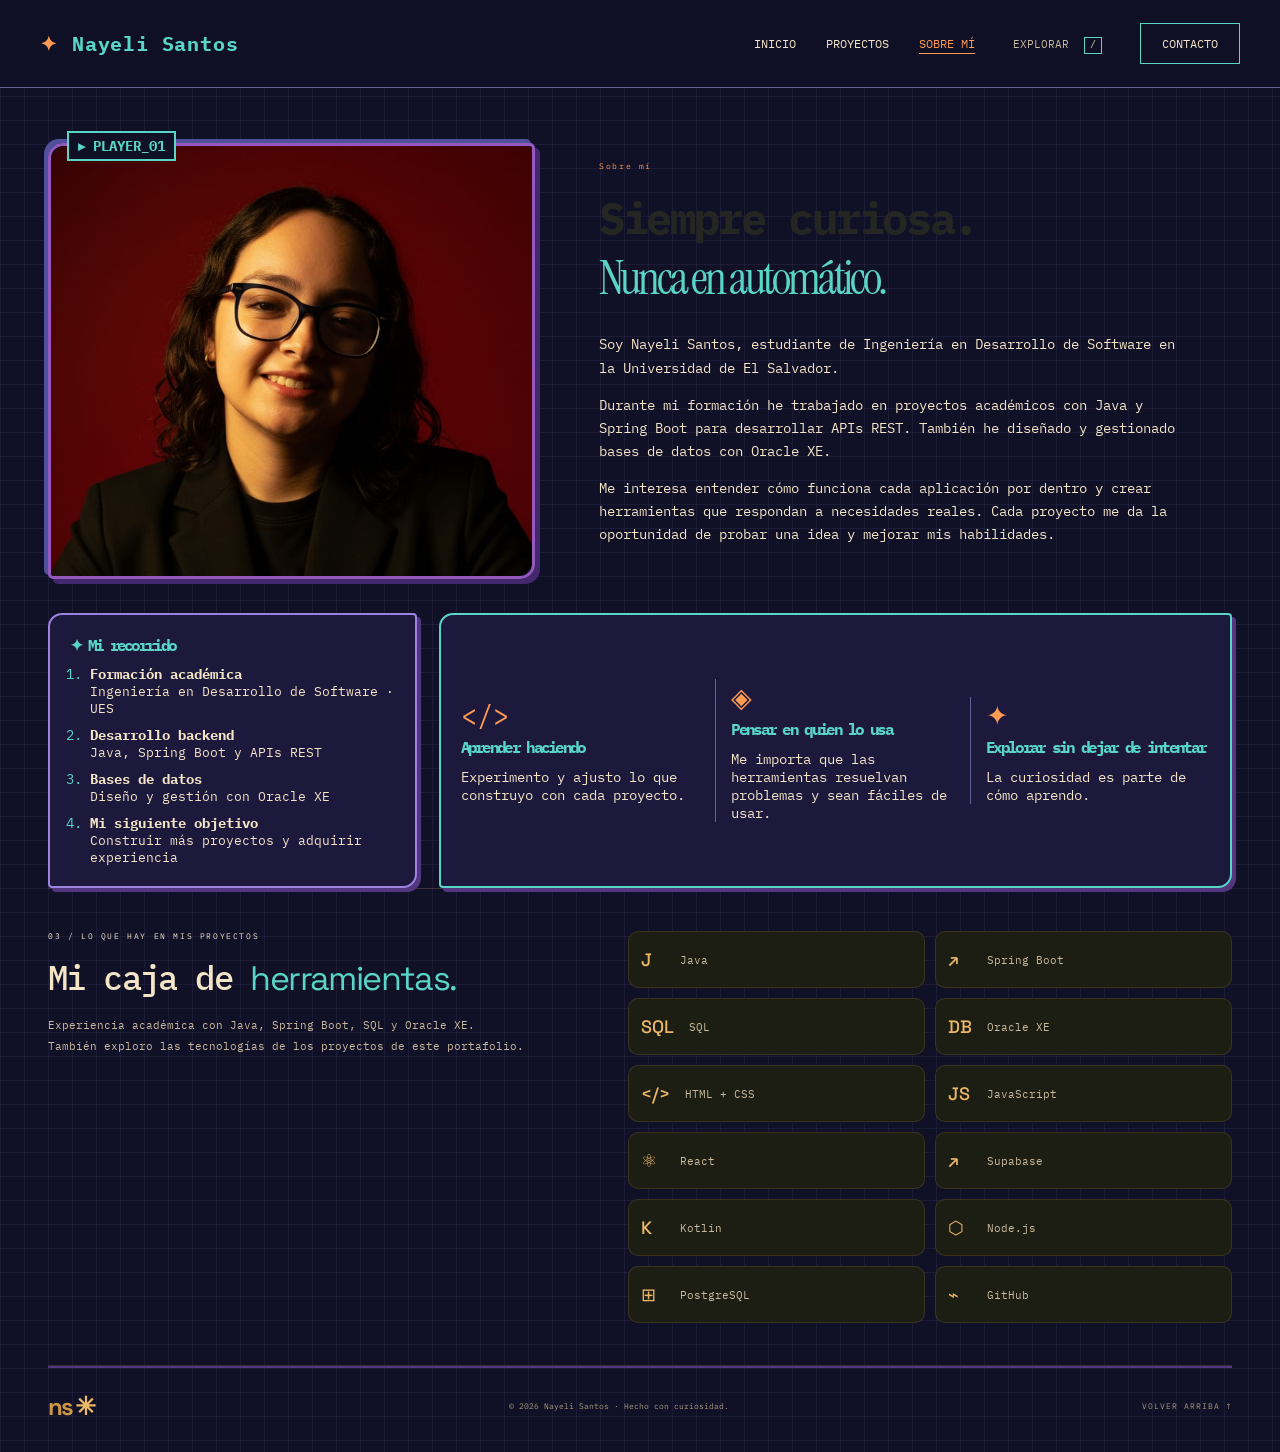
<file: sobre-mi.html>
<!doctype html>
<html lang="es">
<head><meta charset="UTF-8"><meta name="viewport" content="width=device-width,initial-scale=1"><meta name="description" content="Nayeli Santos, desarrolladora web en formación. Proyectos, ideas y experimentos entre código y creatividad."><meta name="theme-color" content="#101027"><title>Sobre mí · Nayeli Santos</title><link rel="icon" href="icon.svg" type="image/svg+xml"><link rel="stylesheet" href="portfolio.css"><link rel="stylesheet" href="editorial.css"><link rel="stylesheet" href="gallery.css"><link rel="stylesheet" href="neo.css"><link rel="stylesheet" href="styles/retro.css"><link rel="stylesheet" href="styles/personal-pages.css"></head>
<body class="personal-about">
<a class="skip" href="#contenido">Saltar al contenido</a><div class="scroll-progress" aria-hidden="true"></div>
<header class="nav"><a class="logo" href="index.html" aria-label="Nayeli Santos, inicio"><span class="retro-brand-icon" aria-hidden="true">✦</span>Nayeli Santos</a><nav aria-label="Principal"><a href="index.html">Inicio</a><a href="proyectos.html">Proyectos</a><a href="sobre-mi.html" aria-current="page">Sobre mí</a><button class="quick-open" id="quick-open" aria-haspopup="dialog">Explorar <kbd>/</kbd></button><a class="nav-contact" href="contacto.html">Contacto</a></nav></header>
<main id="contenido">
<section class="profile wrap" id="sobre-mi">
  <figure class="profile-photo">
    <img src="nayeli-santos.jpeg" width="768" height="1344" alt="Retrato de Nayeli Santos">
    <figcaption>▸ PLAYER_01</figcaption>
  </figure>
  <div class="profile-copy">
    <p class="eyebrow">Sobre mí</p>
    <h1>Siempre curiosa.<br><em>Nunca en automático.</em></h1>
    <p>Soy Nayeli Santos, estudiante de Ingeniería en Desarrollo de Software en la Universidad de El Salvador.</p>
    <p>Durante mi formación he trabajado en proyectos académicos con Java y Spring Boot para desarrollar APIs REST. También he diseñado y gestionado bases de datos con Oracle XE.</p>
    <p>Me interesa entender cómo funciona cada aplicación por dentro y crear herramientas que respondan a necesidades reales. Cada proyecto me da la oportunidad de probar una idea y mejorar mis habilidades.</p>
  </div>
</section>
<div class="profile-panels wrap">
  <section class="profile-panel journey">
    <h2>✦ Mi recorrido</h2>
    <ol>
      <li><strong>Formación académica</strong><span>Ingeniería en Desarrollo de Software · UES</span></li>
      <li><strong>Desarrollo backend</strong><span>Java, Spring Boot y APIs REST</span></li>
      <li><strong>Bases de datos</strong><span>Diseño y gestión con Oracle XE</span></li>
      <li><strong>Mi siguiente objetivo</strong><span>Construir más proyectos y adquirir experiencia</span></li>
    </ol>
  </section>
  <section class="profile-panel principles" aria-label="Cómo trabajo">
    <article><span aria-hidden="true">&lt;/&gt;</span><h2>Aprender haciendo</h2><p>Experimento y ajusto lo que construyo con cada proyecto.</p></article>
    <article><span aria-hidden="true">◈</span><h2>Pensar en quien lo usa</h2><p>Me importa que las herramientas resuelvan problemas y sean fáciles de usar.</p></article>
    <article><span aria-hidden="true">✦</span><h2>Explorar sin dejar de intentar</h2><p>La curiosidad es parte de cómo aprendo.</p></article>
  </section>
</div>
<section class="toolbox wrap" id="habilidades"><div><p class="eyebrow">03 / LO QUE HAY EN MIS PROYECTOS</p><h2>Mi caja de <em>herramientas.</em></h2><p>Experiencia académica con Java, Spring Boot, SQL y Oracle XE.<br>También exploro las tecnologías de los proyectos de este portafolio.</p></div><div class="tech-list"><span><b>J</b> Java</span><span><b>↗</b> Spring Boot</span><span><b>SQL</b> SQL</span><span><b>DB</b> Oracle XE</span><span><b>&lt;/&gt;</b> HTML + CSS</span><span><b>JS</b> JavaScript</span><span><b>⚛</b> React</span><span><b>↗</b> Supabase</span><span><b>K</b> Kotlin</span><span><b>⬡</b> Node.js</span><span><b>⊞</b> PostgreSQL</span><span><b>⌁</b> GitHub</span></div></section>
</main><footer class="wrap"><a class="logo" href="index.html">ns<span>✳</span></a><span>© 2026 Nayeli Santos · Hecho con curiosidad.</span><a href="#contenido">VOLVER ARRIBA ↑</a></footer>
<dialog id="quick-dialog" aria-labelledby="quick-title"><div class="quick-heading"><h2 id="quick-title">Tu próxima parada.</h2><button id="quick-close" aria-label="Cerrar explorador">✕</button></div><label for="quick-search">Busca un proyecto</label><input id="quick-search" type="search" placeholder="Ritmo, StudySpot, Bobinapp…" autocomplete="off"><div id="quick-results" aria-live="polite"></div><p class="quick-hint">Esc para salir · / para explorar</p></dialog>
<script src="scripts/site.js" defer></script>
<script src="editorial.js" defer></script>
</body>
</html>
</file>
<file: portfolio.css>
@import url('https://fonts.googleapis.com/css2?family=DM+Sans:wght@400;500;600;700&family=Space+Grotesk:wght@400;500;600;700&family=Instrument+Serif:ital@0;1&display=swap');
:root{--bg:#f8f7f2;--ink:#252329;--muted:#6c6972;--accent:#d5c4fb;--accent-light:#eee7fc;--line:#25232920;--lime:#d6f397;--orb1:#f6eaff;--orb2:#c7a5f0;--orb3:#78629d}*{box-sizing:border-box}html{scroll-behavior:smooth;scroll-padding-top:100px}body{margin:0;background:var(--bg);color:var(--ink);font-family:'DM Sans',sans-serif;font-size:14px}button,input,a{outline-offset:5px}a{color:inherit;text-decoration:none}button{font:inherit;cursor:pointer}button,a{-webkit-tap-highlight-color:transparent}button:focus-visible,a:focus-visible{outline:2px solid #71529d}button[hidden],[hidden]{display:none!important}.wrap{width:min(1200px,calc(100% - 100px));margin-inline:auto}.nav{height:94px;padding-inline:50px;max-width:1440px;margin:auto;display:flex;justify-content:space-between;align-items:center;border-bottom:1px solid var(--line)}.logo{font-family:'Space Grotesk',sans-serif;font-size:37px;font-weight:700;letter-spacing:-3px;display:inline-flex;align-items:center;gap:7px}.logo>span{font-size:26px;letter-spacing:0;color:#8566aa}.nav nav{display:flex;gap:34px;align-items:center;font-size:12px}.nav nav>a{transition:color .2s}.nav nav>a:hover{color:#8666ac}.nav nav>a>span{font-size:9px;margin-left:5px;color:#827888}.nav-contact{border:1px solid var(--line);padding:11px 17px;border-radius:30px}.nav-contact>span{font-size:17px!important;color:inherit!important}.hero{padding-top:33px}.hero-meta{display:flex;justify-content:space-between;font-size:9px;letter-spacing:1.7px;color:#737078}.hero-meta>span:first-child{display:flex;align-items:center;gap:9px}.hero-meta i{display:inline-block;width:6px;height:6px;background:#8eaa5f;border-radius:50%;box-shadow:0 0 0 4px #8eaa5f15}.hero-grid{display:grid;grid-template-columns:1.12fr 1fr;align-items:center;gap:28px;padding:45px 0 55px}.hello{font-size:15px;margin:0 0 22px}.hello>span{color:#9580b5;margin-left:8px}h1,h2,h3{font-family:'Space Grotesk',sans-serif;font-weight:500}h1{font-size:clamp(55px,5.8vw,82px);line-height:1.02;letter-spacing:-5px;margin:0}em{font-family:'Instrument Serif',Georgia,serif;font-weight:400}h1 em{letter-spacing:-3px;font-size:1.09em;white-space:nowrap}.intro{font-size:14px;line-height:1.85;color:var(--muted);max-width:375px;margin:26px 0}.hero-actions{display:flex;align-items:center;gap:25px}.button{display:inline-flex;align-items:center;justify-content:space-between;gap:27px;padding:16px 22px;border-radius:30px;font-size:12px;font-weight:500;transition:transform .2s,box-shadow .2s}.button:hover{transform:translateY(-3px);box-shadow:0 7px 20px #25232918}.button.dark{background:var(--ink);color:white}.button>span{font-size:18px}.text-link{font-size:12px;text-decoration:underline;text-underline-offset:5px;text-decoration-color:#25232950}.hero-art{height:455px;background:radial-gradient(circle at 50% 45%,#ffffffa8,transparent 60%),var(--accent-light);border:1px solid #c1afdd33;border-radius:150px 150px 22px 22px;position:relative;isolation:isolate;perspective:800px;overflow:hidden;transition:background .4s}.art-grid{position:absolute;inset:0;background-image:linear-gradient(#8a72a509 1px,transparent 1px),linear-gradient(90deg,#8a72a509 1px,transparent 1px);background-size:32px 32px;mask-image:linear-gradient(transparent,#000)}.coordinate{position:absolute;top:38px;left:50%;transform:translateX(-50%);font-family:monospace;font-size:8px;letter-spacing:1.5px;color:#8f7ba3;white-space:nowrap}.sculpture{position:absolute;width:260px;height:260px;left:calc(50% - 130px);top:92px;transform-style:preserve-3d;animation:float 7s ease-in-out infinite;filter:drop-shadow(0 30px 18px #6a508b25)}.sculpture-ring{position:absolute;width:210px;height:210px;left:25px;top:25px;border:34px solid transparent;border-radius:50%;background:linear-gradient(135deg,var(--orb1),var(--orb2) 50%,var(--orb3)) border-box;mask:linear-gradient(#fff 0 0) padding-box,linear-gradient(#fff 0 0);mask-composite:exclude;box-shadow:inset 7px 6px 10px #ffffffa6;transition:background .4s}.ring-a{transform:rotateX(55deg) rotateY(-18deg) rotateZ(30deg);animation:ringA 20s linear infinite}.ring-b{transform:rotateX(-40deg) rotateY(45deg) rotateZ(-20deg);animation:ringB 23s linear infinite}.ring-c{transform:rotateY(60deg) rotateZ(20deg);opacity:.85}.sculpture-center{position:absolute;width:85px;height:85px;left:87px;top:87px;border-radius:50%;background:radial-gradient(circle at 30% 25%,#fbfff1,#e5fba8 25%,#b4cd6c 65%,#637741);box-shadow:inset -4px -5px 12px #75844750,0 0 18px #e7fbab77}.floating-code{position:absolute;left:24px;bottom:91px;background:#ffffffad;border:1px solid #ffffffdf;box-shadow:0 8px 25px #70518d0b;backdrop-filter:blur(10px);border-radius:12px;padding:13px 18px;transform:rotate(-4deg)}.floating-code>span{display:block;font-size:10px;color:#796888;margin-bottom:8px}.floating-code code{font-size:10px;color:#594967}.art-spark{position:absolute;right:30px;top:98px;font-size:48px;color:#b7c97f;animation:spin 30s linear infinite}.art-controls{position:absolute;bottom:20px;left:24px;right:24px;display:flex;align-items:center;justify-content:space-between;gap:10px;font-size:8px;letter-spacing:1.4px;color:#766584}.art-controls>div{display:flex;gap:7px}.swatch{width:21px;height:21px;border-radius:50%;border:3px solid white;box-shadow:0 0 0 1px #24232915;background:#c2a4ed;padding:0}.swatch[data-color=lima]{background:#c1d98a}.swatch[data-color=coral]{background:#eeac95}.swatch.selected{outline:1px solid #79618f;outline-offset:3px}.motion-toggle{border:1px solid #8d749f30;background:#ffffff50;border-radius:50%;width:25px;height:25px;color:#645171;font-size:10px}.hero-bottom{display:flex;justify-content:space-between;align-items:center;border-top:1px solid var(--line);padding:20px 0 30px;font-size:10px;color:#76717b}.hero-bottom>a{font-size:8px;letter-spacing:1.5px}.ticker{overflow:hidden;background:var(--lime);border-block:1px solid #9cb95925;padding:17px 0;font-family:'Space Grotesk',sans-serif;font-size:13px;letter-spacing:2px;white-space:nowrap}.ticker>div{width:max-content;animation:marquee 35s linear infinite}.ticker span{display:inline-block;margin:0 42px;font-size:18px}.projects{padding-top:85px;scroll-margin-top:20px}.section-heading{display:flex;align-items:end;justify-content:space-between;gap:30px;margin-bottom:34px}.eyebrow{font-size:9px;letter-spacing:1.8px;color:#78717f;margin:0 0 18px}h2{font-size:47px;letter-spacing:-2.7px;line-height:1.07;margin:0}h2 em{font-size:1.12em;letter-spacing:-1.6px}.section-heading>p{font-size:12px;line-height:1.9;color:#77717b;margin:0 0 4px;max-width:320px}.project-toolbar{display:flex;align-items:center;justify-content:space-between;margin-bottom:24px}.filters{display:flex;gap:6px}.filters button{background:none;color:#78717c;border:1px solid transparent;padding:9px 16px;border-radius:30px;font-size:11px}.filters button.selected{background:var(--ink);color:white}.filters button>span{font-size:8px;margin-left:5px;opacity:.65}#project-count{font-size:10px;color:#8a828f}.project-grid{display:grid;grid-template-columns:1fr 1fr;gap:27px}.project{border:1px solid var(--line);border-radius:18px;overflow:hidden;background:#fffefa;transition:transform .25s,box-shadow .25s}.project:hover{transform:translateY(-4px);box-shadow:0 12px 35px #24232908}.featured{grid-column:1/-1;display:grid;grid-template-columns:1.1fr 1fr}.project-visual{position:relative;min-height:280px;overflow:hidden;padding:25px}.ritmo-visual{background:#211c2c;color:#e5dafa;padding:30px;min-height:340px;display:flex;flex-direction:column;justify-content:center}.preview-top{display:flex;justify-content:space-between;align-items:center;margin-bottom:36px}.preview-top>span:first-child{font-family:'Space Grotesk',sans-serif;font-size:24px;font-weight:500}.preview-top>span:last-child{font-size:7px;letter-spacing:1.5px;color:#ae9fbe}.ritmo-preview{display:flex;justify-content:space-between;align-items:center;gap:15px}.mini-label{font-size:7px;letter-spacing:1px;display:block;opacity:.6}.ritmo-preview strong{font-family:'Space Grotesk',sans-serif;font-weight:400;font-size:28px;line-height:1.1;display:block;margin:14px 0 20px}.mini-pill{font-size:8px;background:#c7b6e919;border:1px solid #c7b6e925;border-radius:20px;padding:7px 10px;display:inline-block}.timer-orbit{flex-shrink:0;border:1px solid #c6b1f531;outline:1px solid #c6b1f512;outline-offset:10px;border-radius:50%;width:125px;height:125px;display:flex;flex-direction:column;align-items:center;justify-content:center;background:radial-gradient(circle,#61437d30,transparent)}.timer-orbit>span{font-family:'Space Grotesk',sans-serif;font-size:31px;letter-spacing:-1px}.timer-orbit>small{font-size:5px;letter-spacing:1.2px;margin-top:9px}.mini-stats{display:flex;gap:12px;margin-top:25px}.mini-stats>span{flex:1;background:#ffffff05;border:1px solid #ffffff0c;padding:11px;border-radius:7px;font-size:8px;color:#b7a8c8}.visual-caption{position:absolute;bottom:8px;right:12px;font-size:6px;letter-spacing:1px;opacity:.45}.project-info{padding:27px}.featured .project-info{align-self:center;padding:35px}.project-label{display:flex;align-items:center;justify-content:space-between;gap:10px;font-size:8px;letter-spacing:1px;color:#8b7e93}.status{letter-spacing:0;font-size:8px;background:#edf2e5;color:#687d4e;padding:5px 7px;border-radius:20px;white-space:nowrap}h3{font-size:27px;letter-spacing:-1px;margin:17px 0 12px}.project-info h3{display:flex;justify-content:space-between}.project-info h3>span{font-size:22px;font-weight:400;color:#a092ad}.project-info>p{font-size:12px;line-height:1.8;color:#77707c;max-width:410px;margin:0 0 18px}.tags{display:flex;flex-wrap:wrap;gap:6px}.tags>span{font-size:9px;border:1px solid #24232914;padding:5px 9px;border-radius:5px;color:#817487}.project-actions{border-top:1px solid #24232912;margin-top:23px;padding-top:17px;display:flex;justify-content:space-between;gap:10px;font-size:10px}.project-actions>button{background:none;border:0;padding:0;color:#5b476a;font-size:10px;font-weight:600}.project-actions>a{color:#82748e}.study-visual{background:#eee5d7;display:grid;place-items:center;min-height:300px}.study-window{width:90%;max-width:370px;background:#fffdf8;border:1px solid #ffffff88;border-radius:11px;box-shadow:0 14px 35px #88755720;transform:rotate(-5deg);transition:transform .3s}.project:hover .study-window{transform:rotate(-2deg)}.window-dots{display:flex;gap:4px;align-items:center;border-bottom:1px solid #ede9dd;padding:12px}.window-dots>i{width:4px;height:4px;border-radius:50%;background:#cbbda5}.window-dots>span{font-size:9px;margin-left:auto;color:#8a775c}.study-content{padding:21px;color:#736142}.study-content strong{font-family:'Instrument Serif',Georgia,serif;font-size:33px;line-height:1.05;font-weight:400;display:block;margin:12px 0 18px}.place-cards{display:flex;gap:7px}.place-cards>div{flex:1;padding:9px;background:#f1eedf;border-radius:5px;display:flex;align-items:center;gap:7px}.place-cards span{font-size:17px;color:#a7926d}.place-cards b{font-size:8px;font-weight:400}.bovine-visual{background:#e0e9de;min-height:300px;display:flex;align-items:center;justify-content:space-around;gap:10px}.bovine-word{font-family:'Space Grotesk',sans-serif;font-size:29px;line-height:1.15;letter-spacing:-1px;color:#607b65}.bovine-word em{font-size:35px;color:#718b6b}.phone{width:142px;height:250px;border:5px solid #33473a;border-radius:25px;box-shadow:9px 12px 0 #c4d1be;transform:rotate(7deg);background:#f5f7ef;position:relative;flex-shrink:0}.phone-notch{width:46px;height:10px;background:#33473a;position:absolute;top:0;left:calc(50% - 23px);border-radius:0 0 7px 7px}.phone-content{padding:22px 12px 12px;color:#3d634a}.phone-content>span:first-child{font-size:11px;font-weight:700;display:flex;justify-content:space-between}.phone-content small{font-size:5px;letter-spacing:.5px;display:block;margin-top:16px}.cow-icon{font-size:35px;text-align:center;margin:12px 0 7px;color:#94aa79}.phone-content strong{font-family:'Space Grotesk',sans-serif;font-size:11px;font-weight:500;display:block;line-height:1.4}.phone-bar{height:5px;background:#dce5d2;margin-top:10px;border-radius:3px}.phone-bar.short{width:65%;margin-top:5px}.offline{font-size:5px;display:block;margin-top:15px;color:#718c60}.lab-project{display:flex;gap:20px;align-items:center;position:relative;min-height:230px;padding:28px}.lab-symbol{font-size:40px;width:66px;height:66px;background:#f0e9f8;border-radius:18px;display:grid;place-items:center;flex-shrink:0;color:#ab94bd}.fila-symbol{background:#e9eee5;color:#9aaa85}.lab-project .project-label{font-size:8px;letter-spacing:1px;margin:0}.lab-project h3{font-size:25px;margin:11px 0}.lab-project p:not(.project-label){font-size:11px;color:#867a8b;line-height:1.8;max-width:290px}.lab-project .text-link{font-size:10px}.lab-badge{position:absolute;top:14px;right:16px;font-size:7px;color:#9a8da2}.about{display:grid;grid-template-columns:.8fr 1.2fr;gap:65px;align-items:center;padding-top:110px;padding-bottom:95px}.about-art{background:#ede8f3;border:1px solid #d5c6e833;border-radius:18px;height:360px;position:relative;overflow:hidden;display:grid;place-items:center}.initials{font-family:'Space Grotesk',sans-serif;font-size:136px;letter-spacing:-17px;transform:rotate(-10deg);color:#8e70a7;font-weight:500;position:relative;text-shadow:3px 5px 0 #d9c9e7}.initials>span{color:#baa4ce}.initials>i{position:absolute;font-size:60px;left:65px;top:-23px;font-style:normal;color:#b8cb83;letter-spacing:0}.about-cross{position:absolute;top:20px;left:22px;color:#a18aaf;font-size:20px}.about-tag{position:absolute;bottom:62px;left:25px;font-size:8px;letter-spacing:1.6px;color:#9982a9}.about-code{position:absolute;bottom:22px;left:25px;font-family:monospace;font-size:11px;color:#8d729e}.about-copy h2{font-size:36px;line-height:1.16;letter-spacing:-1.7px;margin-bottom:24px}.about-copy>p:not(.eyebrow){font-size:13px;line-height:1.9;color:#77707c;max-width:500px}.about-copy strong{font-weight:500;color:#5d4c66}.about-notes{display:flex;gap:16px;flex-wrap:wrap;border-top:1px solid var(--line);padding-top:18px;margin-top:24px;font-size:9px;color:#8a7794}.toolbox{display:grid;grid-template-columns:1fr 1fr;gap:35px;border-block:1px solid var(--line);padding-block:40px}.toolbox h2{font-size:30px;letter-spacing:-1.3px}.toolbox p:not(.eyebrow){font-size:11px;color:#8a7d91;line-height:1.9;margin-top:17px}.tech-list{display:grid;grid-template-columns:1fr 1fr;gap:10px}.tech-list>span{padding:13px 15px;border:1px solid var(--line);border-radius:8px;font-size:11px;background:#fffdf8;display:flex;align-items:center;gap:15px}.tech-list b{font-family:'Space Grotesk',sans-serif;font-size:16px;font-weight:500;color:#967fac;min-width:24px}.contact{margin-top:90px;margin-bottom:65px;padding:45px;border-radius:20px;background:var(--accent-light);border:1px solid #c4acd330;position:relative;overflow:hidden;transition:background .4s}.contact h2{font-size:clamp(40px,4.8vw,65px);letter-spacing:-3px;position:relative}.contact h2>span{position:absolute;right:22px;top:0;color:#b5c77d;font-size:108px;font-family:'DM Sans',sans-serif;animation:spin 35s linear infinite}.contact-bottom{display:flex;justify-content:space-between;align-items:center;gap:30px;margin-top:28px}.contact-bottom p{font-size:12px;line-height:1.9;color:#8d7999;margin:0}footer{display:flex;justify-content:space-between;align-items:center;gap:20px;border-top:1px solid var(--line);padding:20px 0 30px}footer>.logo{font-size:27px}footer>.logo>span{font-size:19px}footer>span{font-size:9px;color:#8c7e94}footer>a:last-child{font-size:8px;letter-spacing:1px;color:#8c7e94}.skip{position:fixed;top:-60px;left:15px;padding:12px;background:var(--ink);color:white;z-index:100}.skip:focus{top:10px}.scroll-progress{position:fixed;left:0;top:0;transform-origin:left;width:100%;height:3px;background:#b49ace;transform:scaleX(0);z-index:50}dialog{width:620px;max-width:calc(100% - 28px);max-height:85dvh;border:1px solid var(--line);border-radius:20px;padding:36px;background:#fffdf8;color:var(--ink);box-shadow:0 30px 100px #25232925}dialog::backdrop{background:#25232966;backdrop-filter:blur(7px)}dialog h2{font-size:40px}dialog h3{font-size:17px;margin-top:25px}dialog>p:not(.eyebrow),dialog li{font-size:13px;line-height:1.9;color:#7f7088}dialog ul{padding-left:20px}dialog .button{margin-top:25px}.close-dialog{position:absolute;top:15px;right:15px;background:#eee7f4;border:0;border-radius:50%;width:30px;height:30px;color:#8c729f}.detail-source{font-size:9px!important;margin-top:20px!important}.motion-paused *,.motion-paused *::before,.motion-paused *::after{animation-play-state:paused!important}@keyframes float{0%,100%{translate:0 -8px}50%{translate:0 9px}}@keyframes ringA{to{transform:rotateX(55deg) rotateY(-18deg) rotateZ(390deg)}}@keyframes ringB{to{transform:rotateX(-40deg) rotateY(45deg) rotateZ(340deg)}}@keyframes spin{to{rotate:360deg}}@keyframes marquee{to{transform:translateX(-50%)}}@media(min-width:1500px){.hero-grid{padding-top:60px;padding-bottom:70px}.hero-art{height:490px}.sculpture{top:110px}.hero-copy h1{font-size:85px}}@media(max-width:1050px){.wrap{width:calc(100% - 64px)}.nav{padding-inline:32px}.hero-grid{gap:20px}h1{font-size:60px;letter-spacing:-3.5px}.hero-art{height:400px}.sculpture{scale:.85;top:70px}.floating-code{left:16px;padding:12px;bottom:82px}.floating-code code{font-size:8px}.hero-actions{gap:15px}.button{font-size:11px;padding:14px 17px;gap:15px}.about{gap:35px}.about-copy h2{font-size:30px}.project-info,.featured .project-info{padding:24px}.project-label{font-size:7px}.status{font-size:7px}.ritmo-visual{padding:24px}.timer-orbit{width:95px;height:95px}.timer-orbit>span{font-size:26px}.ritmo-preview strong{font-size:25px}.lab-project{gap:15px;padding:25px 20px}.lab-symbol{width:48px;height:48px;font-size:30px}.lab-badge{font-size:6px}.tech-list>span{font-size:10px;padding:12px;gap:8px}.bovine-word{font-size:24px}.bovine-word em{font-size:29px}.phone{scale:.9}.contact h2>span{font-size:85px;right:0}}@media(max-width:760px){.wrap{width:calc(100% - 36px)}.nav{height:77px;padding-inline:18px}.nav nav{gap:17px;font-size:10px}.nav-contact{padding:9px 12px}.logo{font-size:31px}.logo>span{font-size:22px}.hero{padding-top:25px}.hero-meta{font-size:7px;letter-spacing:1px}.hero-meta>span:last-child{font-size:6px}.hero-grid{grid-template-columns:1fr;padding:30px 0;gap:34px}.hello{font-size:13px;margin-bottom:19px}h1{font-size:clamp(50px,11vw,75px);letter-spacing:-3px}h1 em{letter-spacing:-1.8px}.intro{font-size:13px;max-width:330px;margin:22px 0}.hero-art{height:365px;border-radius:110px 110px 20px 20px;max-width:440px;width:100%;justify-self:center}.sculpture{top:48px;scale:.9}.floating-code{bottom:70px;left:22px}.floating-code code{font-size:10px}.coordinate{top:27px}.art-spark{top:72px;right:30px;font-size:40px}.hero-bottom{font-size:8px;gap:15px;padding:18px 0 23px}.hero-bottom>a{font-size:7px;letter-spacing:.7px;white-space:nowrap}.ticker{font-size:10px;padding:12px 0}.ticker span{margin:0 25px;font-size:15px}.projects{padding-top:55px}.section-heading{align-items:start;flex-direction:column;gap:18px;margin-bottom:25px}h2{font-size:40px;letter-spacing:-2px}.section-heading>p{font-size:12px}.section-heading>p br{display:none}.project-toolbar{gap:10px}.filters{gap:0}.filters button{font-size:10px;padding:8px 12px}#project-count{font-size:8px;white-space:nowrap}.project-grid{grid-template-columns:1fr;gap:20px}.featured{display:block;grid-column:auto}.project-info,.featured .project-info{padding:24px}.project-visual{min-height:270px}.ritmo-visual{min-height:300px;padding:27px}.ritmo-preview strong{font-size:28px}.timer-orbit{width:110px;height:110px}.preview-top{margin-bottom:25px}.project-label{font-size:8px}.status{font-size:7px}.study-window{max-width:330px}.bovine-visual{justify-content:center;gap:35px;min-height:300px}.bovine-word{font-size:29px}.phone{scale:1}.lab-project{min-height:220px;gap:18px;padding:25px}.lab-symbol{width:56px;height:56px}.lab-project p:not(.project-label){font-size:11px}.lab-badge{font-size:7px}.about{grid-template-columns:1fr;padding-top:65px;padding-bottom:55px;gap:30px}.about-art{height:300px;max-width:440px;width:100%;justify-self:center}.about-copy h2{font-size:31px}.about-copy>p:not(.eyebrow){font-size:13px}.about-notes{font-size:9px;gap:12px}.toolbox{grid-template-columns:1fr;padding-block:30px;gap:20px}.toolbox h2{font-size:30px}.tech-list>span{font-size:11px;padding:14px}.contact{margin-top:55px;margin-bottom:35px;padding:28px 24px}.contact h2{font-size:38px;letter-spacing:-2px}.contact h2>span{display:none}.contact-bottom{align-items:start;flex-direction:column;gap:22px;margin-top:20px}.contact-bottom p{font-size:11px}footer{flex-wrap:wrap;gap:15px}footer>span{font-size:8px}footer>a:last-child{font-size:7px}dialog{padding:30px 24px}dialog h2{font-size:35px}}@media(max-width:370px){.nav nav{gap:10px}.nav nav>a{font-size:9px}.nav-contact{padding:8px}h1{font-size:46px}.hero-meta>span:last-child{display:none}.hero-actions{gap:14px}.hero-actions>.text-link{font-size:10px}.ritmo-preview strong{font-size:24px}.timer-orbit{width:90px;height:90px}.filters button{padding:8px 10px}}@media(prefers-reduced-motion:reduce){html{scroll-behavior:auto}*,*::before,*::after{animation:none!important;transition:none!important}}
</file>
<file: editorial.css>
@import url('https://fonts.googleapis.com/css2?family=Barlow+Condensed:wght@600;700;800&display=swap');
:root{--bg:#f5f3ed;--ink:#21221f;--muted:#686a61;--line:#21221f26;--accent:#b62e32;--accent-light:#f1ded9;--lime:#d5ead0}html{scroll-padding-top:95px}.wrap{width:min(1320px,calc(100% - 112px))}.nav{max-width:none;position:sticky;top:0;height:84px;padding-inline:56px;z-index:30;background:#f5f3ede8;backdrop-filter:blur(14px)}.logo{font-size:32px;letter-spacing:-2px}.logo>span{color:#b23134;font-size:27px}.nav nav{gap:28px;font-size:11px}.nav-contact{border-radius:0;border:0;border-bottom:1px solid #21221f;padding:8px 0}.nav nav>a:hover{color:#ad282b}.nav nav>a>span{color:#8d8f83}.quick-open{border:0;background:none;color:#67685f;font-size:11px;padding:8px}.quick-open kbd{font:10px monospace;border:1px solid #21221f25;padding:2px 5px;margin-left:8px}.hero{padding-top:25px}.hero-meta{font-size:8px;letter-spacing:1.4px}.hero-meta i{background:#b93135;box-shadow:0 0 0 4px #b9313510}.portrait-hero{position:relative;display:grid;grid-template-columns:1.25fr 1fr;gap:52px;align-items:start;margin-top:28px}.identity{padding-top:16px;position:relative;z-index:2}.hello{font-size:11px;color:#62665c;margin:0 0 23px}h1{font-family:'Barlow Condensed','Arial Narrow',sans-serif;font-weight:800;font-size:clamp(105px,13.7vw,191px);letter-spacing:-5px;line-height:.79;margin:0;color:#252622}h1>span{display:block;margin-top:9px;color:transparent;-webkit-text-stroke:1.5px #252622}.name-dot{color:#b52c31;-webkit-text-stroke:0}.identity-bottom{display:flex;align-items:start;gap:25px;margin-top:42px;padding-bottom:24px}.identity-star{font-size:65px;line-height:1;color:#a82e32;animation:spin 40s linear infinite}.identity-bottom h2{font-size:31px;letter-spacing:-1.3px;line-height:1.05}.identity-bottom h2 em{font-size:1.2em}.identity-bottom p{font-size:11px;line-height:1.9;color:#777a70;margin:16px 0 20px}.button{border-radius:0;padding:14px 20px;font-size:11px}.button.dark{background:#252622}.button:hover{box-shadow:5px 5px 0 #b42e3220;transform:translate(-2px,-2px)}.portrait{margin:0;background:#650a0c;position:relative;height:615px;isolation:isolate;overflow:hidden}.portrait img{width:100%;height:100%;object-fit:cover;object-position:center 50%;display:block;transition:transform .8s cubic-bezier(.2,.7,.3,1)}.portrait:hover img{transform:scale(1.035)}.portrait:after{content:'';position:absolute;inset:60% 0 0;background:linear-gradient(transparent,#120305ab);z-index:0;pointer-events:none}.portrait-corner{position:absolute;top:20px;left:20px;color:#fffaf2c0;font:9px monospace;letter-spacing:2px}.portrait-corner:before{content:'+';display:block;font-size:27px;font-weight:300;margin-bottom:7px}.portrait figcaption{position:absolute;bottom:22px;left:22px;right:22px;display:flex;flex-direction:column;gap:8px;color:#fbf4e8;z-index:1}.portrait figcaption>span:first-child{font-size:10px;letter-spacing:2px}.portrait figcaption>span:last-child{font-size:7px;letter-spacing:1px;opacity:.65}.portrait-label{position:absolute;right:-50px;top:110px;transform:rotate(90deg);font-size:8px;letter-spacing:1px;color:#faf5eacc}.creative-seal{position:absolute;width:138px;height:138px;right:calc(44.4% - 29px);top:285px;background:#dbeccb;border-radius:50%;z-index:3;box-shadow:0 5px 25px #0000000b;display:grid;place-items:center}.creative-seal svg{position:absolute;inset:0;width:100%;height:100%;animation:spin 28s linear infinite;overflow:visible}.creative-seal text{font-family:'DM Sans',sans-serif;font-size:9.2px;letter-spacing:2.4px;fill:#36432e}.creative-seal>span{font-size:49px;line-height:1;font-weight:400}.hero-bottom{padding:22px 0 25px;gap:20px;margin-top:25px;border-top:1px solid var(--line);font-size:8px;letter-spacing:1px;color:#7d8074}.hero-bottom>a{margin-left:auto;display:flex;align-items:center;gap:18px;font-size:8px;letter-spacing:1px}.hero-bottom>a>span{font-size:22px}.motion-toggle{border-radius:0;background:none;border-color:#21221f33;color:#51544a}.ticker{background:#252622;color:#eeeee4;border:0;transform:rotate(-1.2deg);margin:0 -1px;padding:18px 0;font-size:12px;letter-spacing:1.6px}.ticker span{color:#ccdfbb;margin-inline:42px}.projects{padding-top:100px}.section-heading{margin-bottom:40px}.section-heading h2{font-family:'Barlow Condensed','Arial Narrow',sans-serif;font-size:76px;line-height:.93;letter-spacing:-1px;font-weight:700}.section-heading h2 em{font-family:'Instrument Serif',Georgia,serif;font-size:.87em;letter-spacing:-1.7px;text-transform:none;color:#aa3033}.eyebrow{color:#7a7f70;font-size:8px;letter-spacing:1.6px}.section-heading>p{font-size:11px;line-height:1.9;color:#7b7e71}.filters button{border-radius:0;padding:9px 17px;font-size:10px}.filters button.selected{background:#252622}.project-toolbar{margin-bottom:24px}#project-count{color:#7e8275}.project-grid{gap:0 28px}.project{border:0;border-radius:0;background:transparent;box-shadow:none!important;transform:none!important}.project:not(.lab-project){grid-column:1/-1;display:grid;grid-template-columns:1.15fr 1fr;gap:55px;align-items:center;padding:35px 0 45px;border-top:1px solid var(--line);min-height:380px}.project:nth-child(2):not(.lab-project){grid-template-columns:1fr 1.15fr}.project:nth-child(2)>.project-visual{order:2}.project:nth-child(2)>.project-info{order:1}.project-visual{border-radius:2px;min-height:350px;transition:transform .4s}.project:hover .project-visual{transform:translateY(-3px)}.project-info,.featured .project-info{padding:0}.project-label{font-size:8px;letter-spacing:1px;color:#868a7c}.project-label>.status{font-size:7px;background:transparent;border:1px solid #84987240;color:#6d7c5e;border-radius:0;padding:5px 8px}.project-info h3{font-family:'Barlow Condensed','Arial Narrow',sans-serif;font-size:68px;font-weight:600;letter-spacing:-1px;margin:18px 0 14px}.project-info h3>span{font-family:'Space Grotesk',sans-serif;font-size:36px;color:#b32d30;transition:transform .3s}.project:hover .project-info h3>span{transform:translate(4px,-4px)}.project-info>p{font-size:12px;line-height:1.9;color:#777b6f;max-width:360px}.tags>span{border-radius:0;font-size:8px;padding:5px 8px;color:#777d6a;border-color:#25262220}.project-actions{margin-top:27px;padding-top:19px;font-size:10px;border-color:#25262220}.project-actions>button{color:#a82f32;font-size:10px}.project-actions>a{color:#858878}.ritmo-visual{min-height:350px;background:radial-gradient(ellipse at 80% 30%,#53336b55,transparent),#211c2c;padding:33px}.ritmo-preview strong{font-size:34px;line-height:1.08}.preview-top{margin-bottom:30px}.timer-orbit{width:135px;height:135px}.timer-orbit>span{font-size:37px}.study-visual{background:#e6e8d9;padding:40px}.study-window{width:95%;max-width:385px;transform:rotate(-7deg);box-shadow:8px 15px 0 #a8af9025,0 25px 40px #60704214}.study-content{padding:28px}.study-content strong{font-size:39px}.place-cards>div{padding:12px}.bovine-visual{background:#dce6e0;min-height:350px;gap:15px}.bovine-word{font-size:40px;letter-spacing:-2px}.bovine-word em{font-size:45px}.phone{transform:rotate(8deg);width:152px;height:270px}.phone-content{padding:27px 14px}.phone-content strong{font-size:13px}.cow-icon{margin:18px 0 14px}.visual-caption{font-size:6px;opacity:.6}.lab-project{border-block:1px solid var(--line);padding:30px 0;gap:20px;margin-top:20px;min-height:230px}.lab-symbol{border-radius:0;width:60px;height:70px;background:#e9e6df;color:#898d7d;font-size:35px}.fila-symbol{background:#e4e9df}.lab-project h3{font-family:'Barlow Condensed',sans-serif;font-size:35px;font-weight:600;margin:8px 0}.lab-project p:not(.project-label){font-size:11px;max-width:290px;color:#7d8273}.lab-project .text-link{font-size:9px;text-decoration-color:#b32e3244}.lab-badge{right:0;top:17px;color:#929787}.about{grid-template-columns:.85fr 1.15fr;padding-block:115px;gap:90px}.about-art{height:470px;border-radius:0;background:#650a0c;border:0;display:block;position:relative;overflow:visible}.about-art:before{content:'';position:absolute;border:1px solid #ad303b55;inset:15px -15px -15px 15px;z-index:-1}.about-art img{display:block;width:100%;height:100%;object-fit:cover;object-position:center 45%}.about-tag{bottom:20px;left:20px;color:#f2e9d6;font-size:7px;background:#200a0a77;padding:10px;letter-spacing:1.5px}.about-copy h2{font-family:'Barlow Condensed',sans-serif;font-size:53px;font-weight:600;letter-spacing:-.5px;line-height:1.08}.about-copy h2 em{font-family:'Instrument Serif',Georgia,serif;font-size:1.04em;color:#9d3036;letter-spacing:-1px}.about-copy>p:not(.eyebrow){font-size:12px;color:#777d6e}.about-copy strong{color:#a72c32}.about-notes{font-size:8px;color:#777d6e;border-color:var(--line);gap:15px}.toolbox{grid-template-columns:1fr 1.15fr;padding-block:42px;gap:55px}.toolbox h2{font-family:'Barlow Condensed',sans-serif;font-size:46px;font-weight:600;letter-spacing:-.5px;line-height:1.1}.toolbox h2 em{font-family:'Instrument Serif',Georgia,serif;color:#9d3036}.toolbox p:not(.eyebrow){font-size:11px;color:#858a7b}.tech-list{gap:0}.tech-list>span{background:none;border:0;border-bottom:1px solid #25262215;border-radius:0;padding:16px 12px;font-size:11px}.tech-list b{color:#a63037;font-size:18px}.contact{background:#252622;color:#f4f2e9;border:0;border-radius:0;padding:55px;max-width:1320px;margin-top:100px;margin-bottom:45px}.contact .eyebrow{color:#a8b19a}.contact h2{font-family:'Barlow Condensed',sans-serif;font-size:91px;font-weight:600;letter-spacing:-1px;line-height:.93}.contact h2 em{font-family:'Instrument Serif',Georgia,serif;font-size:1.15em;color:#d1e0be;letter-spacing:-2px}.contact h2>span{font-family:'Space Grotesk',sans-serif;font-size:130px;right:20px;color:#d1e0be;animation:none}.contact-bottom{margin-top:35px;border-top:1px solid #d1e0be30;padding-top:25px}.contact-bottom p{font-size:11px;color:#afb7a2}.contact .button.dark{background:#d1e0be;color:#252622}.contact .button:hover{box-shadow:4px 4px 0 #f5f1e622}footer{padding-block:22px 30px}footer>.logo>span{color:#a82e32}footer>span,footer>a:last-child{color:#7e8575;font-size:8px}.scroll-progress{background:#b72f34;height:2px}dialog{border-radius:0;background:#f5f3ed;border:0;padding:40px}.close-dialog{background:#e9e5dc;border-radius:0;color:#6a6f60}dialog h2{font-family:'Barlow Condensed',sans-serif;font-size:58px;font-weight:600;letter-spacing:-1px}dialog h3{font-size:15px}dialog>p:not(.eyebrow),dialog li{color:#6e7464;font-size:12px}.detail-source{color:#8b907f!important}.quick-heading{display:flex;align-items:center;justify-content:space-between;gap:15px;margin-bottom:20px}.quick-heading h2{font-family:'Space Grotesk',sans-serif;font-size:26px;letter-spacing:-1px}.quick-heading button{border:0;background:#e7e4da;width:30px;height:30px;color:#777d6b}#quick-dialog label{display:block;font-size:10px;color:#777d6b;margin-bottom:10px}#quick-search{width:100%;padding:14px;border:1px solid #25262233;background:#fffdf7;font:13px 'DM Sans',sans-serif;border-radius:0;color:#252622}#quick-results{margin-top:15px}.quick-result{display:flex;align-items:center;justify-content:space-between;padding:16px 8px;border-bottom:1px solid #2526221a;font-size:14px}.quick-result>span>small{display:block;font-size:9px;color:#8a907d;margin-top:5px}.quick-result:hover{background:#e8e4d8}.quick-result b{font-size:19px;font-weight:400;color:#ad3034}.quick-hint{font-size:9px!important;margin-top:20px;color:#858b79}.no-results{font-size:12px;color:#777d6b;padding:10px 0}a:focus-visible,button:focus-visible,input:focus-visible{outline:2px solid #a82e32;outline-offset:5px}.portrait-hero,.project-visual{animation:editorialIn .8s ease-out both}@keyframes editorialIn{from{opacity:0;translate:0 10px}to{opacity:1;translate:0 0}}@media(min-width:1500px){.portrait{height:680px}.portrait-hero{gap:70px}.creative-seal{top:335px}}@media(max-width:1100px){.wrap{width:calc(100% - 72px)}.nav{padding-inline:36px}.portrait-hero{gap:32px;grid-template-columns:1.15fr 1fr}.portrait{height:550px}h1{font-size:clamp(99px,13.4vw,150px);letter-spacing:-4px}.creative-seal{width:110px;height:110px;right:calc(46.5% - 27px);top:265px}.creative-seal>span{font-size:39px}.identity-bottom{gap:18px;margin-top:34px}.identity-star{font-size:45px}.identity-bottom h2{font-size:27px}.identity-bottom p{font-size:10px}.project:not(.lab-project){gap:35px;grid-template-columns:1.1fr 1fr}.project:nth-child(2):not(.lab-project){grid-template-columns:1fr 1.1fr}.project-info h3{font-size:58px}.project-visual{min-height:310px}.timer-orbit{width:105px;height:105px}.timer-orbit>span{font-size:29px}.ritmo-preview strong{font-size:27px}.ritmo-visual{padding:25px}.bovine-word{font-size:30px}.bovine-word em{font-size:34px}.phone{scale:.9}.about{gap:55px}.about-copy h2{font-size:43px}.about-art{height:430px}.contact h2{font-size:76px}.contact h2>span{font-size:100px}}@media(max-width:760px){.wrap{width:calc(100% - 36px)}.nav{height:70px;padding-inline:18px}.nav nav{gap:16px;font-size:9px}.logo{font-size:29px}.logo>span{font-size:23px}.nav-contact{font-size:9px}.nav nav>a>span{font-size:7px}.quick-open{font-size:0;padding:0}.quick-open kbd{font-size:11px;margin:0;padding:3px 6px}.hero-meta{font-size:6px;letter-spacing:.8px}.hero-meta>span:last-child{font-size:5px}.portrait-hero{grid-template-columns:1fr;gap:24px;margin-top:21px}.identity{padding-top:4px}.hello{font-size:10px;margin-bottom:22px}h1{font-size:clamp(100px,27vw,160px);line-height:.82;letter-spacing:-3px}h1>span{margin-top:5px;-webkit-text-stroke:1px #252622}.identity-bottom{gap:18px;margin-top:29px;padding-bottom:0}.identity-star{font-size:43px}.identity-bottom h2{font-size:28px}.identity-bottom p{font-size:11px;margin:13px 0 17px}.portrait{height:460px;margin-top:5px}.portrait img{object-position:center 47%}.creative-seal{top:auto;bottom:365px;right:13px;width:100px;height:100px}.creative-seal>span{font-size:35px}.portrait-corner{top:18px;left:18px}.portrait figcaption{bottom:20px;left:18px}.hero-bottom{font-size:6px;padding:18px 0;margin-top:20px;gap:12px}.hero-bottom>a{font-size:6px;letter-spacing:.5px;gap:8px}.hero-bottom>a>span{font-size:18px}.hero-bottom .motion-toggle{width:22px;height:22px;flex-shrink:0}.ticker{font-size:9px;padding:13px 0}.ticker span{font-size:14px;margin-inline:25px}.projects{padding-top:62px}.section-heading{margin-bottom:25px;gap:20px}.section-heading h2{font-size:55px;letter-spacing:-1px}.section-heading h2 em{font-size:.95em;letter-spacing:-1px}.section-heading>p{font-size:11px}.filters button{font-size:9px;padding:8px 12px}.project-toolbar{margin-bottom:10px}.project-grid{gap:0}.project:not(.lab-project),.project:nth-child(2):not(.lab-project){display:flex;flex-direction:column;align-items:stretch;gap:25px;padding:25px 0 35px}.project:nth-child(2)>.project-visual,.project:nth-child(2)>.project-info{order:initial}.project-visual{min-height:290px}.project-info h3{font-size:54px;margin:12px 0}.project-info h3>span{font-size:28px}.project-info>p{font-size:12px;max-width:none}.project-info,.featured .project-info{padding:0}.ritmo-visual{padding:26px;min-height:300px}.ritmo-preview strong{font-size:29px}.timer-orbit{width:110px;height:110px}.study-visual{padding:30px;min-height:310px}.study-window{width:100%;max-width:340px}.study-content{padding:23px}.study-content strong{font-size:36px}.bovine-visual{gap:20px;min-height:315px}.bovine-word{font-size:33px}.bovine-word em{font-size:38px}.phone{scale:.9}.lab-project{grid-column:1/-1;min-height:210px;margin:0;padding:28px 0;gap:20px;border-top:1px solid var(--line);border-bottom:0}.lab-symbol{width:55px;height:65px;font-size:33px}.lab-badge{font-size:6px;top:13px}.lab-project h3{font-size:33px}.about{grid-template-columns:1fr;gap:35px;padding-block:65px}.about-art{height:400px;max-width:none;width:calc(100% - 12px);justify-self:start}.about-art:before{inset:12px -12px -12px 12px}.about-copy h2{font-size:44px;line-height:1.04}.about-copy>p:not(.eyebrow){font-size:12px}.about-notes{font-size:8px;gap:12px}.toolbox{grid-template-columns:1fr;gap:20px;padding-block:30px}.toolbox h2{font-size:40px}.tech-list>span{padding:16px 8px;font-size:10px}.contact{margin-top:60px;margin-bottom:30px;padding:30px 23px}.contact h2{font-size:54px;letter-spacing:-.5px}.contact h2 em{font-size:1.13em;letter-spacing:-1px}.contact h2>span{display:none}.contact-bottom{margin-top:25px;padding-top:20px;gap:20px}.contact-bottom p{font-size:10px}.contact-bottom .button{font-size:10px}.button{font-size:10px;padding:13px 17px}footer{gap:15px}footer>span{font-size:7px}footer>a:last-child{font-size:6px}dialog{padding:30px 23px}dialog h2{font-size:45px}.quick-heading h2{font-size:23px}.quick-result{padding:14px 5px}}@media(max-width:370px){.nav nav{gap:11px}.nav nav>a{font-size:8px}.nav-contact{padding:8px 0}.hero-meta>span:last-child{display:none}h1{font-size:95px}.portrait{height:420px}.creative-seal{bottom:320px}.identity-bottom h2{font-size:26px}.identity-star{font-size:35px}.hero-bottom>span{font-size:5px}.timer-orbit{width:90px;height:90px}.ritmo-preview strong{font-size:25px}.section-heading h2{font-size:48px}.bovine-word{font-size:28px}.bovine-word em{font-size:32px}.bovine-visual{gap:5px}.phone{scale:.85}.contact h2{font-size:47px}}@media(prefers-reduced-motion:reduce){*,*::before,*::after{animation:none!important;transition:none!important}}
</file>
<file: gallery.css>
.project-visual.real-preview{display:flex;align-items:center;justify-content:center;padding:30px 22px 36px;min-height:350px;overflow:hidden}.screenshot-open{border:0;padding:0;background:none;width:100%;color:inherit;text-align:left;cursor:zoom-in}.screenshot-frame{position:relative;background:#19171d;box-shadow:0 15px 30px #0002;border-radius:7px;overflow:hidden;transform:perspective(1200px) rotateY(-4deg) rotateZ(-2deg);transition:transform .35s,box-shadow .35s}.project:nth-child(2) .screenshot-frame{transform:perspective(1200px) rotateY(4deg) rotateZ(2deg)}.screenshot-open:hover .screenshot-frame,.screenshot-open:focus-visible .screenshot-frame{transform:perspective(1200px) rotateY(0) rotateZ(0) translateY(-4px);box-shadow:0 20px 35px #0003}.capture-chrome{height:25px;background:#ffffff12;display:flex;align-items:center;padding:0 10px;gap:14px;color:#c7c1d2}.capture-chrome>span{font-size:6px;letter-spacing:2px;opacity:.6}.capture-chrome>small{font-size:7px;white-space:nowrap;overflow:hidden;text-overflow:ellipsis}.screenshot-frame>img{display:block;width:100%;height:auto;aspect-ratio:4/3;object-fit:contain;background:#fff;object-position:top}.ritmo-visual .screenshot-frame>img{background:#101015}.study-visual .screenshot-frame{background:#f7f2ea}.study-visual .capture-chrome{background:#e7d9c5;color:#8d795e}.bovine-visual .screenshot-frame{background:#f8faf5}.bovine-visual .capture-chrome{background:#d6e3d1;color:#63775d}.capture-cta{position:absolute;right:12px;bottom:12px;background:#fbf8efeb;color:#38362f;border:1px solid #25262210;border-radius:2px;padding:9px 12px;font-size:8px;letter-spacing:.8px;box-shadow:0 3px 12px #0001}.real-preview .visual-caption{font-size:6px;right:16px;bottom:13px;letter-spacing:.7px;max-width:calc(100% - 25px);text-align:right}.ritmo-visual.real-preview{background:radial-gradient(ellipse at top right,#65488066,transparent),#211c2c}.study-visual.real-preview{background:#e8dfce}.bovine-visual.real-preview{background:#dce6dc}.has-gallery{width:1100px;max-width:calc(100% - 28px);max-height:92dvh;padding:35px;overflow:auto;scrollbar-gutter:stable}.has-gallery #detail-title{margin-bottom:24px}.has-gallery>.eyebrow{margin-top:8px}.has-gallery #detail-intro{font-size:15px;margin-top:24px;max-width:700px}.has-gallery .close-dialog{position:sticky;top:0;float:right;z-index:3;margin-top:-15px;margin-right:-15px;background:#e5e1d7;box-shadow:0 2px 12px #0001}.gallery-stage{background:#e8e5db;border:1px solid #25262214;display:flex;align-items:center;justify-content:center;min-height:180px;max-height:57dvh;overflow:auto;padding:12px}.gallery-stage>img{display:block;width:auto;height:auto;max-width:100%;max-height:53dvh;object-fit:contain;box-shadow:0 5px 25px #0001}.gallery-stage.zoomed{display:block}.gallery-stage.zoomed>img{max-width:none;max-height:none;margin:auto}.gallery-controls{display:flex;align-items:center;gap:8px;margin-top:13px}.gallery-controls button{border:1px solid #25262225;background:#f1ede3;color:#53594a;padding:8px 12px;font-size:12px;min-width:36px}.gallery-controls>span{font:11px 'Space Grotesk',sans-serif;color:#787f6c;min-width:40px;text-align:center}.gallery-controls #gallery-zoom{margin-left:auto;font-size:10px}.gallery-controls>a{font-size:10px;color:#9b3036;padding:8px}#gallery-caption{font-size:10px;line-height:1.8;color:#737b68;margin:12px 0 16px;max-width:800px}#gallery-thumbnails{display:flex;gap:9px;flex-wrap:wrap}#gallery-thumbnails button{display:flex;flex-direction:column;gap:7px;width:125px;padding:6px;background:none;border:1px solid #25262220;text-align:left;color:#7b806f}#gallery-thumbnails button.selected{border-color:#aa3034;background:#aa303408}#gallery-thumbnails img{width:100%;height:65px;object-fit:contain;background:#e8e6dd}#gallery-thumbnails span{font-size:8px;padding:0 2px 3px}.gallery-controls button:focus-visible,#gallery-thumbnails button:focus-visible{outline:2px solid #a82e32;outline-offset:3px}#gallery-error{padding:30px;font-size:12px;color:#8c4646}@media(max-width:760px){.project-visual.real-preview{min-height:260px;padding:25px 16px 33px}.has-gallery{padding:25px 17px;max-height:94dvh;max-width:calc(100% - 16px)}.has-gallery #detail-title{font-size:43px;margin-bottom:18px}.gallery-stage{padding:6px;min-height:120px;max-height:48dvh}.gallery-stage>img{max-height:45dvh}.gallery-controls{gap:4px;flex-wrap:wrap}.gallery-controls button{padding:8px;font-size:11px}.gallery-controls>a{font-size:9px;padding:6px}.gallery-controls #gallery-zoom{font-size:9px}.gallery-controls>span{min-width:30px;font-size:10px}#gallery-thumbnails{gap:6px}#gallery-thumbnails button{width:calc((100% - 12px)/3);min-width:80px}#gallery-thumbnails img{height:52px}#gallery-caption{font-size:9px}.has-gallery .close-dialog{margin-top:-12px;margin-right:-7px}}@media(prefers-reduced-motion:reduce){.screenshot-frame{transition:none}}
.gallery-stage{height:min(53dvh,520px)}
@media(max-width:760px){.gallery-stage{height:min(40dvh,300px)}}
</file>
<file: neo.css>
:root{color-scheme:dark;--bg:#1c1e13;--ink:#f7ecd8;--muted:#c0b39a;--line:#edb7681c;--accent:#ce9645;--accent-light:#63190f;--lime:#edb768}body{background:#1c1e13;color:#f7ecd8}.nav{background:#222419e8;border-bottom:1px solid #c9b99d10;max-width:none;height:88px;padding-inline:max(40px,calc((100% - 1280px)/2));backdrop-filter:blur(18px)}.logo{font-family:'Space Grotesk',sans-serif;color:#ce9645;font-size:28px;letter-spacing:-1.6px}.logo>span{color:#edb768;font-size:28px;margin-left:-5px}.nav nav{gap:30px;color:#c9b99d;font-size:12px}.nav nav>a:hover{color:#edb768}.nav nav>a>span{color:#a89b7c}.nav-contact{border:1px solid #f7ecd822;border-radius:30px;padding:12px 21px}.quick-open{color:#c9b99d}.quick-open kbd{border-color:#c9b99d33}.wrap{width:min(1280px,calc(100% - 96px))}.neo-hero{position:relative;isolation:isolate;padding-top:0}.neo-background{position:absolute;inset:0 -48px;pointer-events:none;z-index:-1;overflow:hidden;background:radial-gradient(ellipse at 70% 35%,#2b2d1e35,transparent 60%)}.neo-background:before,.neo-background:after{content:'';position:absolute;width:140%;height:330px;left:-15%;top:30px;transform:rotate(31deg);background:linear-gradient(90deg,transparent,#ce96450c,transparent);border-block:1px solid #edb76810}.neo-background:after{top:400px;transform:rotate(-25deg);height:220px}.neo-layout{display:grid;grid-template-columns:1.06fr 1fr;gap:45px;align-items:center;min-height:720px;padding:65px 0 45px}.neo-copy{padding-bottom:15px}.neo-kicker{font-size:8px;letter-spacing:1.6px;color:#edb768;display:flex;gap:8px;align-items:center;margin:0 0 26px;line-height:1.8}.neo-kicker i{width:5px;height:5px;flex-shrink:0;background:#edb768;border-radius:50%;box-shadow:0 0 10px #edb76888}.neo-copy h1{font-family:'Space Grotesk',sans-serif;font-weight:600;font-size:clamp(39px,4.1vw,60px);letter-spacing:-2.5px;line-height:1.13;margin:0;color:#edb768;background:linear-gradient(110deg,#ba391d,#edb768);background-clip:text;-webkit-text-fill-color:transparent}.neo-copy h1>span{display:inline;color:inherit;-webkit-text-stroke:0;margin:0}.neo-intro{color:#c9b99d;font-size:15px;line-height:1.9;max-width:510px;margin:24px 0 30px}.neo-actions{display:flex;align-items:center;gap:15px}.button{border-radius:30px;padding:15px 23px;font-size:12px;gap:20px}.button.dark{background:#edb768;color:#1c1e13;font-weight:600}.button.dark:hover{background:#edb768;box-shadow:0 0 30px #edb7681a;transform:translateY(-3px)}.button.outline{border:1px solid #edb7682b;background:#1c1e1333;color:#f7ecd8}.neo-principles{display:flex;justify-content:space-between;gap:12px;max-width:480px;margin-top:42px;color:#c9b99d;font-size:9px}.neo-principles b{display:block;font-family:'Space Grotesk',sans-serif;font-size:13px;color:#edb768;margin-bottom:8px;font-weight:400}.neo-github{display:flex;align-items:center;gap:13px;margin-top:38px;color:#c9b99d;font-size:11px}.neo-github small{display:block;color:#a89b7c;font-size:9px;margin-top:6px}.github-mark{display:grid;place-items:center;width:39px;height:39px;border:1px solid #edb76833;border-radius:50%;background:#2b2d1e;color:#edb768;font-size:21px}.neo-cards{display:grid;grid-template-columns:1fr 1fr;gap:17px}.neo-card{border:1px solid #edb7682b;border-radius:16px;background:linear-gradient(135deg,#2b2d1e77,#1c1e1399);position:relative;overflow:hidden;transition:border-color .3s,transform .3s,box-shadow .3s}.neo-card:hover{border-color:#edb76866;box-shadow:0 15px 40px #0002;transform:translateY(-4px)}.sculpture-card{min-height:390px;perspective:800px}.sculpture-copy{position:relative;z-index:2;text-align:center;padding:27px 12px}.sculpture-copy strong{display:block;font-family:'Space Grotesk',sans-serif;font-size:31px;color:#f7ecd8;font-weight:600}.sculpture-copy>span{display:block;color:#c9b99d;font-size:11px;margin-top:7px}.sculpture-copy>small{display:block;color:#a89b7c;font-size:7px;line-height:1.6;margin-top:8px}.neo-sculpture{position:absolute;width:250px;height:250px;left:calc(50% - 125px);bottom:-18px;transform-style:preserve-3d;filter:drop-shadow(0 15px 25px #ce964519);animation:neoFloat 7s ease-in-out infinite}.neo-ring{position:absolute;width:205px;height:205px;left:23px;top:23px;border:15px solid #edb768;border-radius:34%;box-shadow:inset 3px 4px 7px #edb7688c,inset -4px -5px 8px #63190f,3px 5px 0 #63190f,0 0 15px #edb76822;background:transparent}.neo-ring.one{transform:rotateY(52deg) rotateX(20deg) rotateZ(30deg);animation:neoSpinOne 25s linear infinite}.neo-ring.two{transform:rotateY(-25deg) rotateX(55deg) rotateZ(-25deg);border-color:#ba391d;animation:neoSpinTwo 30s linear infinite}.neo-ring.three{transform:rotateY(-55deg) rotateX(-15deg) rotateZ(15deg);border-color:#edb768}.neo-sculpture>span{position:absolute;inset:0;display:grid;place-items:center;font-size:48px;color:#edb768;opacity:.6}.sculpture-link{position:absolute;bottom:15px;right:15px;border:1px solid #edb76844;border-radius:50%;width:30px;height:30px;display:grid;place-items:center;color:#edb768;font-size:18px;background:#2b2d1e88;z-index:2}.neo-photo{margin:0;min-height:390px;isolation:isolate}.neo-photo>img{display:block;width:100%;height:100%;position:absolute;inset:0;object-fit:cover;object-position:center 42%;transition:transform .8s}.neo-photo:hover>img{transform:scale(1.04)}.neo-photo:after{content:'';position:absolute;inset:50% 0 0;background:linear-gradient(transparent,#1c1e13e6);pointer-events:none}.neo-photo figcaption{position:absolute;bottom:23px;left:20px;right:15px;z-index:1}.neo-photo figcaption small{font-size:7px;letter-spacing:1.8px;color:#edb768}.neo-photo figcaption strong{display:block;font-family:'Space Grotesk',sans-serif;font-size:21px;letter-spacing:-.7px;margin:9px 0 5px;color:#f7ecd8}.neo-photo figcaption>span{font-size:9px;color:#c9b99d}.mini-neo{min-height:140px;padding:23px 15px;text-align:center}.mini-neo>span{display:block;color:#edb768;font-size:22px;margin-bottom:12px}.mini-neo>strong{display:block;font-family:'Space Grotesk',sans-serif;font-size:14px;color:#f7ecd8;font-weight:500}.mini-neo>small{display:block;margin-top:9px;font-size:8px;color:#a89b7c}.hero-bottom{border-color:#c9b99d1c;color:#a89b7c;font-size:8px;margin-top:0;padding:19px 0 25px}.hero-bottom>a{color:#c9b99d}.motion-toggle{color:#edb768;border:1px solid #c9b99d40;border-radius:50%;background:#2b2d1e55}.ticker{transform:none;background:#2b2d1e;color:#c9b99d;border-block:1px solid #edb7681c;font-size:10px;padding:13px 0}.ticker span{color:#edb768}.projects{padding-top:85px}.eyebrow{color:#a89b7c}.section-heading h2{font-family:'Space Grotesk',sans-serif;color:#f7ecd8;font-weight:500;font-size:51px;letter-spacing:-2.3px;line-height:1.07}.section-heading h2 em{font-family:'Space Grotesk',sans-serif;font-size:1em;letter-spacing:-2px;color:#edb768;font-style:normal}.section-heading>p{color:#c9b99d}.filters button{color:#c9b99d;border-radius:22px}.filters button.selected{background:#edb768;color:#1c1e13}.filters button:hover{background:#53543944}#project-count{color:#a89b7c}.project:not(.lab-project){border-color:#edb76823;gap:45px}.project-label{color:#a89b7c}.project-label>.status{border:1px solid #edb76836;border-radius:15px;color:#edb768;background:#2b2d1e40}.project-info h3{font-family:'Space Grotesk',sans-serif;font-size:44px;font-weight:500;letter-spacing:-1.5px;color:#f7ecd8}.project-info h3>span{color:#edb768}.project-info>p{color:#c9b99d;font-size:12px}.tags>span{border-color:#edb7682b;color:#c9b99d;border-radius:5px;background:#2b2d1e55}.project-actions{border-color:#edb76826;gap:12px}.project-actions>button{color:#edb768}.project-actions>a{color:#c9b99d}.project-visual.real-preview{border:1px solid #edb76825;border-radius:14px}.ritmo-visual.real-preview{background:radial-gradient(ellipse at top right,#53543955,transparent),#1c1e13}.study-visual.real-preview{background:#2b2d1e}.bovine-visual.real-preview{background:#2b2d1e}.capture-cta{background:#1c1e13e8;border-color:#edb76844;color:#f7ecd8}.real-preview .visual-caption{color:#c9b99d}.lab-project{border-color:#edb76823}.lab-symbol{background:#2b2d1e;color:#edb768;border-radius:13px}.fila-symbol{background:#2b2d1e;color:#edb768}.lab-project h3{font-family:'Space Grotesk',sans-serif;font-size:28px;color:#f7ecd8;font-weight:500}.lab-project p:not(.project-label){color:#c9b99d}.lab-project .text-link{color:#c9b99d;text-decoration-color:#edb76855}.lab-badge{color:#a89b7c}.about{gap:65px}.about-art{border-radius:18px;overflow:hidden;border:1px solid #edb7682b}.about-art:before{display:none}.about-tag{background:#1c1e13b3;color:#f7ecd8;border:1px solid #edb76840;border-radius:4px}.about-copy h2{font-family:'Space Grotesk',sans-serif;font-size:38px;letter-spacing:-1.6px;color:#f7ecd8;font-weight:500}.about-copy h2 em{font-family:'Space Grotesk',sans-serif;font-size:1em;letter-spacing:-1.6px;color:#edb768;font-style:normal}.about-copy>p:not(.eyebrow){color:#c9b99d}.about-copy strong{color:#edb768}.about-notes{border-color:#edb7682b;color:#c9b99d}.toolbox{border-color:#edb76825}.toolbox h2{font-family:'Space Grotesk',sans-serif;font-size:34px;font-weight:500;letter-spacing:-1.6px;color:#f7ecd8}.toolbox h2 em{font-family:'Space Grotesk',sans-serif;color:#edb768;font-size:1em;font-style:normal}.toolbox p:not(.eyebrow){color:#c9b99d}.tech-list{gap:10px}.tech-list>span{background:#1c1e13;border:1px solid #edb76823;border-radius:10px;color:#c9b99d}.tech-list b{color:#edb768}.contact{border:1px solid #edb76833;border-radius:20px;background:radial-gradient(ellipse at top right,#ba391d30,transparent),#2b2d1e;padding:46px}.contact .eyebrow{color:#edb768}.contact h2{font-family:'Space Grotesk',sans-serif;font-size:62px;line-height:1.08;font-weight:500;letter-spacing:-3px;color:#f7ecd8}.contact h2 em{font-family:'Space Grotesk',sans-serif;font-size:1em;font-style:normal;color:#edb768;letter-spacing:-2.5px}.contact h2>span{color:#edb768;font-size:100px;right:0}.contact-bottom{border-color:#edb76829}.contact-bottom p{color:#c9b99d}.contact .button.dark{background:#edb768;color:#1c1e13}footer{border-color:#edb76826}footer>.logo{font-size:24px}footer>.logo>span{color:#edb768;font-size:25px}footer>span,footer>a:last-child{color:#a89b7c}.scroll-progress{background:#edb768}dialog{background:#1c1e13;color:#f7ecd8;border:1px solid #edb76836;border-radius:16px}dialog::backdrop{background:#1c1e13bb;backdrop-filter:blur(12px)}dialog h2{font-family:'Space Grotesk',sans-serif;font-size:42px;font-weight:500;letter-spacing:-1.5px}dialog h3{color:#f7ecd8}dialog>p:not(.eyebrow),dialog li{color:#c9b99d}.close-dialog,.has-gallery .close-dialog{background:#535439;color:#edb768;border-radius:50%}.detail-source{color:#a89b7c!important}.gallery-stage{background:#1c1e13;border-color:#edb76825}.gallery-controls button{background:#2b2d1e;color:#c9b99d;border-color:#c9b99d40;border-radius:5px}.gallery-controls>span{color:#c9b99d}.gallery-controls>a{color:#edb768}#gallery-caption{color:#c9b99d}#gallery-thumbnails button{border-color:#edb76830;color:#c9b99d;border-radius:5px}#gallery-thumbnails button.selected{border-color:#edb768;background:#3c3e2a30}#gallery-thumbnails img{background:#2b2d1e}.quick-heading h2{color:#f7ecd8}.quick-heading button{background:#535439;color:#c9b99d;border-radius:5px}#quick-dialog label{color:#c9b99d}#quick-search{background:#1c1e13;color:#f7ecd8;border-color:#edb76840;border-radius:8px}#quick-search::placeholder{color:#a89b7c}.quick-result{border-color:#edb76823;color:#f7ecd8}.quick-result>span>small{color:#a89b7c}.quick-result:hover{background:#535439}.quick-result b{color:#edb768}.quick-hint,.no-results{color:#a89b7c!important}a:focus-visible,button:focus-visible,input:focus-visible,.gallery-controls button:focus-visible,#gallery-thumbnails button:focus-visible{outline-color:#edb768}.skip{background:#edb768;color:#1c1e13}@keyframes neoFloat{0%,100%{translate:0 0}50%{translate:0 -12px}}@keyframes neoSpinOne{to{transform:rotateY(52deg) rotateX(20deg) rotateZ(390deg)}}@keyframes neoSpinTwo{to{transform:rotateY(-25deg) rotateX(55deg) rotateZ(335deg)}}@media(max-width:1100px){.wrap{width:calc(100% - 64px)}.nav{padding-inline:32px}.neo-layout{gap:28px;min-height:660px;padding:55px 0 35px;grid-template-columns:1fr 1fr}.neo-copy h1{font-size:43px;letter-spacing:-1.8px}.neo-intro{font-size:13px;line-height:1.85}.neo-kicker{font-size:7px;letter-spacing:1.2px}.sculpture-card,.neo-photo{min-height:345px}.neo-sculpture{scale:.85;bottom:-26px}.mini-neo{min-height:130px;padding:20px 10px}.mini-neo>strong{font-size:12px}.neo-photo figcaption{left:16px;bottom:20px}.neo-photo figcaption strong{font-size:18px}.neo-actions{gap:10px}.neo-actions .button{padding:13px 17px;font-size:11px}.neo-principles{font-size:8px;gap:8px}.neo-cards{gap:12px}.contact h2{font-size:51px}.contact h2>span{font-size:78px}.about-copy h2{font-size:32px}}@media(max-width:760px){.wrap{width:calc(100% - 36px)}.nav{height:72px;padding-inline:18px}.nav nav{gap:15px;font-size:9px}.logo{font-size:24px}.logo>span{font-size:24px}.nav-contact{padding:9px 12px;font-size:9px}.quick-open{font-size:0}.quick-open kbd{font-size:10px}.neo-layout{grid-template-columns:1fr;gap:30px;padding:40px 0 28px;min-height:0}.neo-copy{padding:0}.neo-kicker{font-size:7px;letter-spacing:1px;margin-bottom:20px}.neo-copy h1{font-size:clamp(35px,8.8vw,54px);letter-spacing:-1.6px;line-height:1.15}.neo-intro{font-size:13px;margin:20px 0 24px;max-width:490px}.neo-actions{gap:12px}.neo-actions .button{padding:13px 19px;font-size:11px}.neo-principles{margin-top:29px;font-size:8px}.neo-github{margin-top:26px;font-size:10px}.neo-github small{font-size:8px}.neo-cards{gap:12px}.sculpture-card,.neo-photo{min-height:310px}.sculpture-copy{padding:24px 8px}.sculpture-copy strong{font-size:28px}.sculpture-copy>span{font-size:10px}.sculpture-copy>small{font-size:6px}.neo-sculpture{scale:.77;bottom:-33px}.neo-photo figcaption{left:12px;right:10px;bottom:18px}.neo-photo figcaption strong{font-size:18px}.neo-photo figcaption small{font-size:6px;letter-spacing:1px}.neo-photo figcaption>span{font-size:8px}.mini-neo{min-height:120px;padding:20px 9px}.mini-neo>span{font-size:21px}.mini-neo>strong{font-size:12px}.mini-neo>small{font-size:7px}.hero-bottom{padding:16px 0 23px;font-size:6px;gap:10px}.hero-bottom>a{font-size:6px}.ticker{font-size:9px}.projects{padding-top:55px}.section-heading h2{font-size:38px;letter-spacing:-1.7px}.section-heading h2 em{letter-spacing:-1.5px}.section-heading>p{font-size:11px}.project-info h3{font-size:37px;letter-spacing:-1.3px}.project-info>p{font-size:12px}.about{gap:30px}.about-copy h2{font-size:33px;letter-spacing:-1.4px}.about-copy h2 em{letter-spacing:-1.3px}.toolbox h2{font-size:29px}.tech-list>span{padding:14px 10px;font-size:10px}.contact{padding:28px 23px}.contact h2{font-size:36px;letter-spacing:-1.5px}.contact h2 em{letter-spacing:-1.5px}.contact-bottom p{font-size:11px}.contact h2>span{display:none}dialog h2,.has-gallery #detail-title{font-size:34px}.quick-heading h2{font-size:24px}footer>.logo{font-size:22px}}@media(max-width:370px){.nav nav{gap:10px}.nav-contact{padding:8px}.neo-copy h1{font-size:32px}.neo-kicker{font-size:6px}.sculpture-card,.neo-photo{min-height:280px}.neo-sculpture{scale:.65;bottom:-41px}.neo-actions .button{padding:12px 15px;font-size:10px}.neo-principles{font-size:7px}}@media(prefers-reduced-motion:reduce){*,*::before,*::after{animation:none!important;transition:none!important}}
body{overflow-x:clip}.neo-background{inset:0}.neo-layout>*{min-width:0}
.case-study{padding-block:85px;border-top:1px solid var(--line);scroll-margin-top:110px}.case-top{display:flex;align-items:center;justify-content:space-between;gap:18px}.case-pill{font-size:11px;color:#c9b99d;border:1px solid #edb76835;border-radius:24px;padding:8px 13px}.case-heading{display:grid;grid-template-columns:1.4fr 1fr;gap:40px;align-items:end;margin:25px 0 35px}.case-heading h2{font:500 clamp(34px,4.3vw,58px)/1.1 'Space Grotesk',sans-serif;letter-spacing:-2px;margin:0}.case-heading h2 em{color:#edb768;font-style:normal}.case-heading p{max-width:590px;color:#c9b99d;line-height:1.8;font-size:15px;margin:22px 0 0}.case-links{display:flex;flex-wrap:wrap;gap:12px;justify-content:flex-end}.case-facts{display:grid;grid-template-columns:repeat(3,1fr);gap:30px;border-block:1px solid var(--line);padding:25px 0}.case-facts small{font-size:9px;color:#edb768;letter-spacing:1.2px}.case-study p{line-height:1.8}.case-facts p{font-size:13px;color:#c9b99d;margin:12px 0 0}.case-image{margin:35px 0 50px;padding:16px;background:#1c1e13;border:1px solid #edb76830;border-radius:18px}.case-image img{display:block;width:100%;height:auto;border-radius:8px}.case-image figcaption{font-size:11px;color:#c9b99d;margin:13px 0 2px}.case-decisions{display:grid;grid-template-columns:1fr 1.7fr;gap:55px}.case-study h3{font:500 27px/1.25 'Space Grotesk',sans-serif;letter-spacing:-.7px;margin:15px 0}.decision-list article{display:flex;gap:20px;border-bottom:1px solid var(--line);padding:0 0 24px;margin-bottom:24px}.decision-list article>span{font-size:12px;color:#edb768;padding-top:4px}.decision-list h4{font-size:17px;font-weight:500;margin:0 0 12px}.decision-list p{font-size:13px;color:#c9b99d;margin:0}.case-bottom{display:grid;grid-template-columns:1fr 1fr;gap:20px;margin-top:30px}.case-bottom article{background:#1c1e13;border:1px solid var(--line);padding:28px;border-radius:16px}.case-bottom p,.case-bottom li{font-size:13px;color:#c9b99d;line-height:1.9}.case-bottom ol{padding-left:19px}.case-bottom .case-note{font-size:11px;color:#a89b7c}.case-back{display:inline-block;color:#edb768;font-size:12px;margin-top:28px}.case-back:hover{text-decoration:underline}@media(max-width:760px){.case-study{padding-block:50px}.case-top{align-items:flex-start;flex-direction:column;gap:5px}.case-heading,.case-decisions,.case-bottom,.case-facts{grid-template-columns:1fr;gap:22px}.case-links{justify-content:flex-start}.case-heading h2{letter-spacing:-1.3px}.case-heading p{font-size:13px}.case-image{padding:8px;margin-block:25px}.case-image figcaption{padding:4px;font-size:10px}.case-facts{gap:23px}.case-bottom article{padding:22px}.case-decisions{gap:10px}}
.contact-actions{display:flex;flex-wrap:wrap;gap:12px;align-items:center}.contact-bottom{gap:25px;flex-wrap:wrap}.contact-email{display:inline-block;font-size:13px;color:#edb768;margin-top:24px;overflow-wrap:anywhere}.contact-actions .text-link{font-size:12px}@media(max-width:760px){.contact-actions .button{font-size:11px;padding:13px 17px}.contact-email{font-size:12px}}
</file>
<file: styles/autumn-home.css>
.block-portrait {
  background: radial-gradient(ellipse at 55% 38%, #ba391d, #63190f 62%, #1c1e13);
}
.block-portrait img {
  object-fit: contain;
  object-position: center 36%;
}
.block-portrait figcaption {
  background: linear-gradient(transparent, #1c1e13 80%);
  padding: 28px 16px 12px;
}
.mascot-route {
  --mascot-size: clamp(54px, 7vw, 80px);
  position: fixed;
  z-index: 8;
  inset: 6rem 1rem max(1rem, env(safe-area-inset-bottom)) 1rem;
  pointer-events: none;
}
.mascot-route[hidden], .mascot-message[hidden] {
  display: none;
}
.mascot {
  position: absolute;
  bottom: 0;
  left: 0;
  width: var(--mascot-size);
  animation: mascot-walk 32s linear infinite;
}
.mascot-button {
  display: grid;
  place-items: center;
  width: 100%;
  aspect-ratio: 1;
  padding: 0;
  border: 1px solid #ce9645;
  border-radius: 18px;
  background: #1c1e13;
  box-shadow: 0 8px 22px #1c1e1370;
  cursor: pointer;
  pointer-events: auto;
}
.mascot-button img {
  display: block;
  width: 90%;
  height: 90%;
  object-fit: contain;
}
.mascot-button:focus-visible {
  outline: 3px solid #f7ecd8;
  outline-offset: 3px;
}
.mascot-message {
  position: absolute;
  left: 0;
  bottom: calc(100% + 8px);
  width: 10rem;
  margin: 0;
  padding: 9px 11px;
  border: 1px solid #ce9645;
  border-radius: 12px;
  color: #f7ecd8;
  background: #63190f;
  font-size: .8rem;
}
.motion-paused .mascot,
.mascot-route.is-greeting .mascot,
.mascot-route:has(:focus-visible) .mascot,
.mascot-route:hover .mascot {
  animation-play-state: paused;
}
@keyframes mascot-walk {
  0%, 100% { left: 0; bottom: 0; }
  34% { left: calc(100% - var(--mascot-size)); bottom: 0; }
  50% { left: calc(100% - var(--mascot-size)); bottom: 40%; }
  84% { left: 0; bottom: 40%; }
}
@media (max-width: 620px) {
  .mascot-route { inset-inline: .6rem; }
  .mascot { animation-name: mascot-walk-mobile; animation-duration: 25s; }
  @keyframes mascot-walk-mobile {
    0%, 100% { left: 0; }
    50% { left: calc(100% - var(--mascot-size)); }
  }
}
@media (prefers-reduced-motion: reduce) {
  .mascot { animation: none; }
}
</file>
<file: styles/retro.css>
@import url('https://fonts.googleapis.com/css2?family=IBM+Plex+Mono:wght@400;500;600;700&family=Press+Start+2P&display=swap');

:root {
  color-scheme: dark;
  --bg: #101027;
  --ink: #f4e5c7;
  --muted: #c7bdd6;
  --line: #636093;
  --accent: #59d5c7;
  --accent-light: #29204e;
  --lime: #ffad68;
  --retro-panel: #1c193c;
  --retro-purple: #53367f;
  --retro-orange: #ff9a52;
  --retro-mono: 'IBM Plex Mono', Consolas, monospace;
  --retro-heading: 'Press Start 2P', 'IBM Plex Mono', monospace;
}
body {
  font-family: var(--retro-mono);
  background-color: var(--bg);
  background-image: linear-gradient(#67659b23 1px, transparent 1px), linear-gradient(90deg, #67659b23 1px, transparent 1px);
  background-size: 24px 24px;
  color: var(--ink);
}
.nav { background: #101027f5; border-bottom: 1px solid var(--line); }
.nav .logo { color: var(--accent); font: 700 clamp(12px, 2vw, 20px)/1.2 var(--retro-mono); letter-spacing: .04em; }
.nav .logo .retro-brand-icon { color: var(--retro-orange); margin-inline: 0 .5rem; font-size: 1em; }
.nav nav { color: var(--ink); }
.nav nav a, .quick-open { font-family: var(--retro-mono); text-transform: uppercase; }
.nav nav a:hover, .nav nav a[aria-current] { color: var(--retro-orange); text-decoration: underline; text-underline-offset: .4em; }
.nav-contact, .quick-open kbd { border: 1px solid var(--accent); border-radius: 0; }
.retro-hero {
  position: relative;
  min-height: min(690px, 84svh);
  display: grid;
  grid-template-columns: 1fr minmax(260px, .9fr);
  align-items: center;
  gap: clamp(30px, 6vw, 95px);
  padding-block: clamp(48px, 9vw, 116px);
}
.retro-kicker { color: var(--ink); font-weight: 700; font-size: clamp(.65rem, 1.3vw, .9rem); letter-spacing: .12em; }
.retro-copy h1 {
  font: 800 clamp(1.45rem, 4.35vw, 3.85rem)/1.42 var(--retro-heading);
  color: var(--retro-orange);
  letter-spacing: -.04em;
  margin-block: 1.35rem;
  text-shadow: 4px 4px #50254e;
}
.retro-copy h1 span { color: var(--accent); }
.retro-intro { max-width: 46ch; color: var(--ink); line-height: 1.8; }
.retro-actions { display: flex; flex-wrap: wrap; gap: 14px; margin-top: 26px; }
a.button, .retro-actions .button {
  font-family: var(--retro-mono);
  color: var(--ink);
  background: var(--retro-panel);
  border: 1px solid var(--accent);
  border-radius: 0;
}
a.button.dark, .retro-actions .button.dark {
  background: var(--accent);
  color: #10232d;
  box-shadow: 4px 4px #305b77;
}
.retro-actions .button.outline { border-color: var(--retro-orange); color: var(--retro-orange); }
a.button:hover { filter: brightness(1.16); }
.retro-machine {
  position: relative;
  width: min(100%, 400px);
  justify-self: center;
  isolation: isolate;
  filter: drop-shadow(10px 14px 0 #080821);
}
.retro-machine::before {
  content: '';
  position: absolute;
  inset: -8% -7% 15%;
  background: var(--retro-purple);
  clip-path: polygon(47% 0%,57% 21%,75% 2%,75% 26%,100% 14%,90% 42%,100% 63%,76% 62%,88% 88%,60% 80%,46% 100%,35% 78%,9% 91%,19% 62%,0% 49%,22% 36%,4% 13%,35% 23%);
  z-index: -1;
}
.crt, .pc-base {
  background: #dbc99f;
  border: 4px solid #33294c;
  box-shadow: inset 5px 5px #fae9c4, inset -9px -7px #998363;
}
.crt { padding: 7% 8% 4%; border-radius: 14px 14px 7px 7px; }
.crt-screen {
  height: clamp(150px, 26vw, 270px);
  position: relative;
  display: grid;
  justify-items: center;
  background: radial-gradient(ellipse at center, #155d70, #112f4a);
  border: 6px solid #33294c;
  border-radius: 12%;
  overflow: hidden;
}
.crt-screen img { width: 100%; height: 100%; min-height: 0; object-fit: contain; }
.crt-screen::after {
  content: '';
  position: absolute;
  inset: 0;
  pointer-events: none;
  background: repeating-linear-gradient(transparent 0 3px, #0e173533 3px 4px);
}
.crt-screen a { position: absolute; bottom: 5%; z-index: 1; padding: 6px 10px; background: #101027; color: var(--accent); font-size: .77rem; }
.crt-controls { display: flex; justify-content: flex-end; gap: 5px; margin-top: .65rem; }
.crt-controls span { width: 13px; height: 5px; background: #776348; }
.crt-controls span:last-child { width: 6px; background: #14634f; }
.pc-base { margin-inline: -3%; height: clamp(37px, 6vw, 62px); display: flex; justify-content: space-between; align-items: center; padding-inline: 8%; }
.pc-base span { width: 22%; height: 27%; border: 3px solid #938066; background: #2d2430; }
.pc-base span:nth-child(2) { margin-left: auto; margin-right: 4%; }
.pc-base i { background: #117655; width: 7px; height: 7px; }
.pc-keyboard {
  height: clamp(30px, 6vw, 55px);
  width: 88%;
  margin: 0 auto;
  border: 5px solid #d0bd95;
  background-color: #9b8464;
  background-image: repeating-linear-gradient(90deg, #f4e2b9 0 10px, transparent 10px 13px), repeating-linear-gradient(#4e4150 0 6px, transparent 6px 9px);
  background-blend-mode: multiply;
  transform: perspective(110px) rotateX(27deg);
}
.retro-motion { position: absolute; right: 0; bottom: 20px; background: var(--retro-panel); color: var(--accent); border: 1px solid var(--accent); border-radius: 0; }
.projects h2, .about h2, .toolbox h2, .contact h2, .case-heading h2 {
  font-family: var(--retro-mono);
  color: var(--ink);
}
.section-heading em, .about h2 em, .toolbox h2 em, .contact h2 em, .case-heading h2 em { color: var(--accent); }
.eyebrow, .project-label, .case-facts small { color: var(--retro-orange); }
.project-grid .project, .toolbox article, .case-bottom article, .case-image, dialog#project-dialog, dialog#quick-dialog {
  color: var(--ink);
  background: var(--retro-panel);
  border: 1px solid var(--line);
  border-radius: 0;
  box-shadow: 4px 4px var(--retro-purple);
}
.project p, .section-heading p, .about p, .toolbox p, .case-study p, .contact p { color: var(--ink); }
.capture-chrome { background: var(--retro-purple); color: var(--ink); }
.mascot-button { border-color: var(--accent); border-radius: 0; background: var(--retro-panel); }
.mascot-message { background: var(--retro-purple); color: var(--ink); border-color: var(--accent); }
footer.wrap { border-top: 2px solid var(--retro-purple); }
@media (max-width: 740px) {
  .nav nav { gap: 8px; }
  .nav .logo { max-width: 12ch; }
  .nav-contact { padding: 6px; }
  .quick-open kbd { display: none; }
  .retro-hero { grid-template-columns: minmax(0, 1fr); padding-block: 48px 72px; }
  .retro-machine { width: min(82%, 330px); }
}
@media (max-width: 370px) {
  .nav { padding-inline: 10px; }
  .nav nav { gap: 7px; }
}
</file>
<file: styles/personal-pages.css>
.personal-home {
  color: #edf8f3;
  background: radial-gradient(ellipse at 28% 53%, #10342d 0, #0d1a18 33%, #0b1214 68%);
  font-family: system-ui, sans-serif;
}
.personal-home .nav { background: #0a1415; border-color: #28534a; }
.personal-home .nav .logo, .personal-home .nav nav a[aria-current] { color: #71e9c6; }
.personal-hero { min-height: 78svh; display: grid; grid-template-columns: minmax(0, .8fr) minmax(0, 1fr); align-items: center; gap: clamp(32px, 9vw, 120px); padding-block: 44px 60px; }
.mini-portrait {
  position: relative;
  margin: 0;
  justify-self: end;
  display: grid;
  place-items: center;
  width: min(100%, 340px);
  min-height: 475px;
  padding: 28px 20px 60px;
  background: radial-gradient(ellipse, #18352e, #0d1a1a 70%);
  border: 1px solid #357d69;
  border-radius: 20px;
  box-shadow: 0 0 45px #31cfa235, inset 0 0 35px #091514;
}
.mini-portrait img { width: auto; max-width: 80%; height: clamp(220px, 34vw, 350px); object-fit: contain; image-rendering: pixelated; }
.mini-motion { position: absolute; bottom: 15px; border: 1px solid #5bbda4; border-radius: 10px; background: #10231f; color: #dbf8ed; padding: 8px 12px; cursor: pointer; }
.personal-intro h1 { margin: 0 0 16px; font: 800 clamp(2.5rem, 5.8vw, 5.4rem)/1.02 system-ui, sans-serif; letter-spacing: -.065em; }
.personal-role { color: #71e9c6; font-family: var(--retro-mono); font-weight: 600; }
.personal-intro > p:not(.personal-role) { color: #d3e2dd; font-size: clamp(1rem, 2vw, 1.23rem); line-height: 1.65; max-width: 48ch; }
.personal-actions { display: flex; flex-wrap: wrap; align-items: center; gap: 12px; margin-top: 24px; }
.personal-actions .button { border-radius: 9px; box-shadow: none; }
.personal-actions .button.dark { color: #09221b; background: #71e9c6; }
.personal-actions .button.outline { color: #edf8f3; background: #172926; }
.personal-cv { color: #a8dfd0; font-size: .87rem; text-decoration: underline; }
.personal-home .mascot-button { background: #10231f; border-color: #71e9c6; border-radius: 12px; }
.personal-home .mascot-message { background: #10342d; border-color: #71e9c6; }
.profile { display: grid; grid-template-columns: minmax(0, .77fr) minmax(0, 1fr); align-items: center; gap: clamp(28px, 5vw, 74px); padding-block: 55px 34px; }
.profile-photo { position: relative; margin: 0; border: 3px solid #9559bd; box-shadow: 5px 5px #43286e, -4px -4px #51509c; border-radius: 15px 5px; }
.profile-photo img { display: block; width: 100%; height: auto; aspect-ratio: 1.12; object-fit: cover; object-position: center 35%; border-radius: inherit; }
.profile-photo figcaption { position: absolute; top: 0; transform: translateY(-50%); left: 16px; background: var(--bg); color: var(--accent); border: 2px solid var(--accent); padding: 4px 9px; font-weight: 700; font-size: .85rem; }
.profile-copy h1 { margin: 18px 0 24px; font: 700 clamp(1.4rem, 3.4vw, 3.3rem)/1.32 var(--retro-mono); letter-spacing: -.055em; }
.profile-copy h1 em { font-style: normal; color: var(--accent); }
.profile-copy p:not(.eyebrow) { max-width: 72ch; line-height: 1.65; color: var(--ink); }
.profile-panels { display: grid; grid-template-columns: minmax(0,.72fr) minmax(0,1.55fr); gap: 22px; }
.profile-panel { background: var(--retro-panel); border: 2px solid var(--accent); box-shadow: 4px 4px var(--retro-purple); border-radius: 14px 4px; padding: 20px; }
.profile-panel h2 { color: var(--accent); margin: 0 0 10px; font: 700 1rem/1.3 var(--retro-mono); }
.journey { border-color: #9c83e0; }
.journey ol { margin: 0; padding-left: 1.25rem; }
.journey li { margin-top: 9px; }
.journey li::marker { color: var(--accent); }
.journey strong, .journey li span { display: block; }
.journey li span { font-size: .8rem; }
.principles { display: grid; grid-template-columns: repeat(3,minmax(0,1fr)); align-items: center; gap: 15px; }
.principles article + article { border-left: 1px solid var(--line); padding-left: 15px; }
.principles article > span { display: block; color: var(--retro-orange); font-size: 1.7rem; margin-bottom: 5px; }
.principles p { margin: 0; font-size: .88rem; }
@media(max-width: 760px) {
  .personal-hero, .profile, .profile-panels { grid-template-columns: minmax(0,1fr); }
  .mini-portrait { justify-self: center; min-height: 320px; width: min(100%,300px); }
  .personal-intro { grid-row: 1; }
  .profile-photo { max-width: 500px; }
}
@media(max-width: 520px) {
  .principles { grid-template-columns: minmax(0,1fr); }
  .principles article + article { border-left: 0; border-top: 1px solid var(--line); padding: 12px 0 0; }
}

.personal-intro h1 { color: #edf8f3; }

.personal-home .mascot-route {
  --mascot-size: clamp(42px, 5vw, 66px);
  --roam-top: max(0px, calc(100% - 2.19 * var(--mascot-size)));
  --roam-right: calc(100% - var(--mascot-size));
  --roam-duration: 32s;
  --roam-turn: clamp(16px, 3vw, 38px);
  inset: 6rem .75rem max(.75rem, env(safe-area-inset-bottom)) .75rem;
}
.personal-home .mascot {
  animation: nayeli-roam var(--roam-duration) linear infinite;
}
.personal-home .mascot-button {
  width: 100%;
  aspect-ratio: 80 / 175;
  border: 0;
  padding: 0;
  background: transparent;
  box-shadow: none;
  border-radius: 6px;
}
.personal-home .mascot-button img {
  width: 100%;
  height: 100%;
  image-rendering: pixelated;
  filter: drop-shadow(0 5px 6px #071514a0);
}
.personal-home .mascot-message {
  box-sizing: border-box;
  z-index: 1;
  font-size: .86rem;
  line-height: 1.45;
  box-shadow: 0 5px 16px #0006;
}
.personal-home .mascot-message:empty { visibility: hidden; }
.personal-home .mascot-message.below { top: calc(100% + 8px); bottom: auto; }
.personal-home .mascot-route:hover .mascot { animation-play-state: running; }
.personal-home.motion-paused .mascot,
.personal-home .mascot-route.is-greeting .mascot,
.personal-home .mascot-route:has(:focus-visible) .mascot { animation-play-state: paused; }

@media (hover: hover) {
  .personal-home .mascot-button:hover img { filter: drop-shadow(0 0 6px #71e9c6); }
}
@media (max-width: 620px) {
  .personal-home .mascot-route { --roam-duration: 26s; }
}
@keyframes nayeli-roam {
  0%, 100% { left: var(--roam-turn); bottom: 0; }
  20% { left: calc(var(--roam-right) - var(--roam-turn)); bottom: 0; }
  22% { left: calc(var(--roam-right) - .28 * var(--roam-turn)); bottom: calc(.28 * var(--roam-turn)); }
  24% { left: var(--roam-right); bottom: var(--roam-turn); }
  34% { left: var(--roam-right); bottom: calc(var(--roam-top) - var(--roam-turn)); }
  36% { left: calc(var(--roam-right) - .28 * var(--roam-turn)); bottom: calc(var(--roam-top) - .28 * var(--roam-turn)); }
  38% { left: calc(var(--roam-right) - var(--roam-turn)); bottom: var(--roam-top); }
  56% { left: var(--roam-turn); bottom: var(--roam-top); }
  58% { left: calc(.28 * var(--roam-turn)); bottom: calc(var(--roam-top) - .28 * var(--roam-turn)); }
  60% { left: 0; bottom: calc(var(--roam-top) - var(--roam-turn)); }
  69% { left: 0; bottom: calc(var(--roam-top) * .38); }
  72% { left: calc(.5 * var(--roam-turn)); bottom: calc(var(--roam-top) * .34); }
  86% { left: 48%; bottom: calc(var(--roam-top) * .52); }
  89% { left: 50%; bottom: calc(var(--roam-top) * .48); }
  98% { left: calc(1.8 * var(--roam-turn)); bottom: calc(.3 * var(--roam-turn)); }
}
@media (prefers-reduced-motion: reduce) {
  .personal-home.motion-opt-in .mascot {
    /* This character starts automatically and can be paused from the portrait. */
    animation: nayeli-roam var(--roam-duration) linear infinite !important;
  }
  .personal-home.motion-opt-in .mascot-route.is-greeting .mascot,
  .personal-home.motion-opt-in .mascot-route:has(:focus-visible) .mascot {
    animation-play-state: paused !important;
  }
}
</file>
<file: ritmo-demo/styles.css>
:root {
  --bg: #eef0f8;
  --surface: #fff;
  --ink: #242542;
  --muted: #545b75;
  --line: #dddff0;
  --accent: #5053a4;
  --accent-hover: #3f438e;
  --sage: #e1ece3;
  --blue: #e1edfb;
  --peach: #f6e7d9;
  --radius: 12px;
  --sidebar: clamp(185px, 15.43vw, 237px);
  --hour: 46px;
  --font: Source Sans, 'Segoe UI', sans-serif;
  --ease: cubic-bezier(0.16, 1, 0.3, 1);
}
* {
  box-sizing: border-box;
}
html {
  scroll-behavior: smooth;
  scrollbar-color: #aab9c5 var(--bg);
}
body {
  margin: 0;
  background: var(--bg);
  color: var(--ink);
  font: 16px/1.5 var(--font);
  accent-color: var(--accent);
  caret-color: var(--accent);
}
::selection {
  background: #f0ccb9;
  color: #242542;
}
button,
input,
select,
textarea {
  font: inherit;
}
button,
a,
input,
textarea,
select {
  -webkit-tap-highlight-color: transparent;
}
button {
  cursor: pointer;
}
button:disabled {
  cursor: wait;
  opacity: 0.6;
}
button,
a {
  touch-action: manipulation;
}
a {
  color: inherit;
  text-underline-offset: 4px;
}
button:focus-visible,
a:focus-visible,
input:focus-visible,
textarea:focus-visible,
select:focus-visible,
[tabindex]:focus-visible {
  outline: 3px solid #5053a4;
  outline-offset: 4px;
}
button {
  color: inherit;
}
h1,
h2,
h3,
p {
  margin-top: 0;
}
h1 {
  font-family:
    Martel Sans,
    var(--font);
  font-size: clamp(27px, 2.5vw, 38px);
  font-weight: 700;
  line-height: 1.35;
  letter-spacing: -0.03em;
  margin: 0 0 0;
}
h2 {
  font-size: 21px;
  line-height: 1.3;
  margin-bottom: 16px;
}
h3 {
  font-size: 18px;
  line-height: 1.4;
}
svg.icon {
  width: 22px;
  height: 22px;
  flex: none;
  fill: none;
  stroke: currentColor;
  stroke-width: 1.75;
  stroke-linecap: round;
  stroke-linejoin: round;
  vertical-align: middle;
}
[data-icon] {
  display: inline-flex;
  align-items: center;
  justify-content: center;
  flex: none;
}
[hidden] {
  display: none !important;
}
.skip-link {
  position: fixed;
  top: 8px;
  left: 12px;
  z-index: 100;
  padding: 12px;
  background: var(--ink);
  color: white;
  transform: translateY(-150%);
}
.skip-link:focus {
  transform: none;
}
.sidebar {
  position: fixed;
  inset: 0 auto 0 0;
  width: var(--sidebar);
  padding: 22px 16px;
  display: flex;
  flex-direction: column;
  border-right: 1px solid var(--line);
  z-index: 5;
  background: #fff;
}
.brand {
  font-family:
    Martel Sans,
    var(--font);
  font-weight: 700;
  letter-spacing: -0.04em;
  font-size: 36px;
  text-decoration: none;
  line-height: 1.5;
  margin: 0 16px 24px;
}
.brand-dot {
  color: var(--accent);
}
nav {
  display: grid;
  gap: 12px;
}
nav a,
.account-button {
  display: flex;
  gap: 20px;
  align-items: center;
  text-decoration: none;
  padding: 13px 18px;
  border-radius: 6px;
  font-size: 16px;
  min-height: 50px;
}
nav a:hover,
.account-button:hover {
  background: #e9edf2;
}
nav a[aria-current='page'] {
  background: #e9eafb;
  color: #3f438e;
  font-weight: 600;
}
.account-button {
  border: 0;
  background: transparent;
  text-align: left;
  margin-top: auto;
  width: 100%;
  overflow-wrap: anywhere;
}
.account-button span:last-child {
  min-width: 0;
  font-size: 15px;
}
main {
  margin-left: var(--sidebar);
  padding: 18px 22px 0 28px;
  max-width: 1900px;
}
.page-header {
  display: flex;
  align-items: flex-start;
  justify-content: space-between;
  gap: 20px;
  min-height: 91px;
}
.page-header p {
  font-size: 22px;
  color: var(--muted);
  margin: 0;
}
.header-actions {
  display: flex;
  align-items: center;
  gap: 28px;
  min-height: 54px;
}
.storage-status {
  font-size: 13px;
  color: var(--muted);
  max-width: 200px;
  text-align: right;
}
.primary,
.secondary {
  display: inline-flex;
  align-items: center;
  justify-content: center;
  gap: 12px;
  border: 0;
  border-radius: 7px;
  padding: 12px 20px;
  min-height: 46px;
  line-height: 1.35;
  font-weight: 600;
  text-decoration: none;
}
.primary {
  background: var(--accent);
  color: white;
}
.primary:hover {
  background: var(--accent-hover);
}
.secondary {
  background: #eef2f6;
  color: var(--ink);
}
.secondary:hover {
  background: #e0e7ef;
}
.header-actions .primary {
  min-height: 54px;
  white-space: nowrap;
  font-size: 19px;
}
.text-button {
  border: 0;
  background: none;
  padding: 8px;
  color: #444795;
  min-height: 40px;
  text-decoration: underline;
  text-underline-offset: 4px;
}
.icon-button {
  width: 36px;
  height: 36px;
  min-width: 36px;
  border: 0;
  background: transparent;
  border-radius: 6px;
  display: inline-flex;
  align-items: center;
  justify-content: center;
}
.icon-button:hover {
  background: #e9edf2;
}
.workspace {
  display: grid;
  grid-template-columns: minmax(0, 1fr) 264px;
  gap: 16px;
}
.week-column {
  min-width: 0;
}
.summary {
  height: 60px;
  border: 1px solid var(--line);
  border-radius: 9px;
  background: var(--surface);
  display: flex;
  align-items: center;
  padding: 0 20px;
  gap: 20px;
  font-size: 15px;
}
.summary > div {
  display: flex;
  align-items: center;
  gap: 17px;
  white-space: nowrap;
}
.summary > div + div {
  border-left: 1px solid var(--line);
  padding-left: 20px;
}
.summary strong {
  font-weight: 600;
}
.summary-goal {
  margin-left: auto;
  display: flex;
  align-items: center;
  gap: 12px;
  border: 0;
  background: none;
  font-size: 14px;
  padding: 0;
  white-space: nowrap;
}
.summary-goal .icon {
  width: 20px;
}
.summary progress {
  width: 110px;
  height: 10px;
}
.summary-goal:hover {
  text-decoration: underline;
}
progress {
  appearance: none;
  border: 0;
  overflow: hidden;
  border-radius: 8px;
  background: #e9edf1;
  width: 100%;
  height: 9px;
}
progress::-webkit-progress-bar {
  background: #e9edf1;
}
progress::-webkit-progress-value {
  background: #6268b8;
  border-radius: 8px;
}
progress::-moz-progress-bar {
  background: #6268b8;
  border-radius: 8px;
}
.week-toolbar {
  display: flex;
  justify-content: space-between;
  align-items: center;
  height: 40px;
}
.week-switch {
  display: flex;
  align-items: center;
  gap: 5px;
}
.week-switch h2 {
  font-size: 14px;
  font-weight: 600;
  margin: 0;
}
.week-toolbar button {
  min-height: 30px;
  font-size: 13px;
}
.week-toolbar .icon-button {
  height: 30px;
  width: 30px;
  min-width: 30px;
}
.week-toolbar .icon {
  width: 16px;
  height: 16px;
}
.calendar {
  border: 1px solid var(--line);
  border-radius: 9px;
  background: var(--surface);
  overflow: hidden;
}
.calendar-scroll {
  overflow: auto;
  scrollbar-width: thin;
}
.calendar-grid {
  display: grid;
  grid-template-columns: 54px repeat(7, minmax(80px, 1fr));
  min-width: 670px;
}
.calendar-corner,
.day-heading {
  height: 60px;
  border-bottom: 1px solid var(--line);
  display: flex;
  align-items: center;
  justify-content: center;
  flex-direction: column;
  font-size: 13px;
  line-height: 1.3;
}
.day-heading {
  border-left: 1px solid var(--line);
  background: #fcfdfe;
}
.day-heading span {
  font-size: 16px;
  font-weight: 600;
  width: 27px;
  height: 27px;
  display: grid;
  place-items: center;
  margin-top: 3px;
  border-radius: 4px;
}
.day-heading.is-today span {
  background: var(--ink);
  color: #fff;
}
.hours {
  position: relative;
  height: calc(var(--hour) * 12);
}
.hour-label {
  position: absolute;
  top: calc(var(--i) * var(--hour));
  left: 10px;
  color: #596f85;
  font-size: 11px;
  transform: translateY(-40%);
}
.hour-label:first-child {
  transform: translateY(1px);
}
.day-column {
  position: relative;
  height: calc(var(--hour) * 12);
  border-left: 1px solid var(--line);
}
.time-slot {
  display: block;
  width: 100%;
  height: var(--hour);
  border: 0;
  border-bottom: 1px solid #edf0f4;
  background: none;
  padding: 0;
}
.time-slot:hover,
.time-slot:focus-visible {
  background: #f0f5f8;
}
.time-slot:focus-visible {
  outline-offset: -3px;
}
.time-slot::after {
  content: '';
  display: block;
  border-top: 1px dotted #edf0f4;
  transform: translateY(calc(var(--hour) / 2));
}
.event {
  position: absolute;
  left: 4px;
  width: calc(100% - 8px);
  top: var(--top);
  height: var(--height);
  min-height: 33px;
  border: 0;
  border-radius: 4px;
  background: var(--event-bg, var(--sage));
  color: #193e32;
  text-align: left;
  padding: 5px 7px;
  line-height: 1.25;
  overflow: hidden;
  font-size: 12px;
  z-index: 1;
  transition: box-shadow 0.18s var(--ease);
}
.event:before {
  content: '';
  position: absolute;
  inset: 4px auto 4px 0;
  width: 2px;
  background: var(--event-color, #598361);
}
.event:hover {
  box-shadow: 0 4px 12px #24254220;
  z-index: 2;
}
.event strong,
.event small {
  display: block;
  overflow: hidden;
  text-overflow: ellipsis;
  white-space: nowrap;
}
.event small {
  font-size: 11px;
  margin-top: 3px;
}
.event.completed {
  background: #edf0f3;
  color: #4c6172;
}
.event.completed:before {
  background: #91a1ad;
}
.calendar-hint {
  margin: 0;
  border-top: 1px solid var(--line);
  font-size: 11px;
  color: var(--muted);
  padding: 6px 10px;
  min-height: 28px;
}
.focus-panel {
  background: var(--surface);
  border: 1px solid var(--line);
  border-radius: 9px;
  padding: 18px 16px;
  display: flex;
  flex-direction: column;
}
.focus-panel h2 {
  margin: 0 0 17px;
  font-size: 21px;
}
.next-session {
  background: #edf0ff;
  padding: 18px;
  border-radius: 9px;
  min-height: 208px;
}
.next-session h3 {
  font-size: 19px;
  margin: 0 0 7px;
}
.next-session p {
  font-size: 16px;
  margin: 0 0 14px;
  color: #415d70;
}
.next-session .detail {
  display: flex;
  gap: 11px;
  align-items: center;
  font-size: 14px;
  margin-top: 12px;
}
.next-session .icon {
  width: 19px;
  height: 19px;
}
.timer-block {
  text-align: center;
  margin-top: 22px;
}
#timer {
  display: block;
  font-weight: 600;
  font-size: 56px;
  letter-spacing: -0.02em;
  font-variant-numeric: tabular-nums;
  line-height: 1.3;
}
.durations {
  display: flex;
  gap: 5px;
  justify-content: center;
  margin: 9px 0 13px;
}
.durations button {
  border: 1px solid var(--line);
  background: transparent;
  border-radius: 5px;
  padding: 5px 8px;
  font-size: 12px;
  min-height: 30px;
}
.durations [aria-pressed='true'] {
  border-color: #ae5037;
  color: #943e27;
  background: #faf0eb;
}
.timer-block > .primary {
  width: 100%;
  min-height: 53px;
  font-size: 17px;
}
.timer-secondary {
  display: flex;
  justify-content: space-between;
}
.timer-secondary button {
  font-size: 12px;
  color: var(--muted);
}
#timer-message {
  font-size: 12px;
  color: var(--muted);
  margin: 8px 0 14px;
}
.record-link {
  border: 0;
  background: none;
  display: flex;
  align-items: center;
  justify-content: center;
  gap: 6px;
  font-size: 12px;
  color: var(--muted);
  margin-top: auto;
  padding: 14px 0 0;
  text-decoration: underline;
  text-underline-offset: 4px;
}
.record-link .icon {
  width: 16px;
}
.recent-section {
  margin-top: 16px;
  background: var(--surface);
  border: 1px solid var(--line);
  border-radius: 9px;
  padding: 13px 16px;
}
.section-heading {
  display: flex;
  align-items: center;
  justify-content: space-between;
  gap: 16px;
  margin-bottom: 10px;
}
.section-heading h2 {
  margin: 0;
  font-size: 20px;
}
.section-heading > a {
  font-size: 14px;
  color: #444795;
}
.table-scroll {
  overflow-x: auto;
}
table {
  border-collapse: collapse;
  width: 100%;
  text-align: left;
  font-size: 14px;
}
th,
td {
  padding: 11px 14px;
  border-bottom: 1px solid var(--line);
  white-space: nowrap;
}
th {
  font-weight: 600;
  background: #f0f3f7;
  color: #40576c;
  font-size: 13px;
}
th:first-child {
  border-radius: 6px 0 0 6px;
}
th:last-child {
  border-radius: 0 6px 6px 0;
}
tbody tr:last-child td {
  border-bottom: 0;
}
td:first-child {
  max-width: 360px;
  white-space: normal;
  overflow-wrap: anywhere;
}
.subject-tag {
  display: inline-flex;
  align-items: center;
  gap: 8px;
}
.subject-tag:before {
  content: '';
  width: 9px;
  height: 9px;
  border-radius: 50%;
  background: var(--event-color, #6268b8);
}
.empty {
  text-align: center;
  padding: 28px 16px;
  color: var(--muted);
  margin: 0;
}
.empty strong {
  display: block;
  color: var(--ink);
  font-size: 18px;
  margin-bottom: 6px;
}
.empty button {
  margin-top: 16px;
}
.view-intro {
  color: var(--muted);
  max-width: 65ch;
}
.subject-row {
  display: grid;
  grid-template-columns: 1fr 2fr auto;
  align-items: center;
  gap: 30px;
  padding: 24px 0;
  border-bottom: 1px solid var(--line);
}
.subject-row h2 {
  margin: 0 0 5px;
}
.subject-row p {
  margin: 0;
  color: var(--muted);
}
.subject-row progress {
  height: 8px;
}
.search-label {
  display: grid;
  gap: 6px;
  max-width: 420px;
  width: 100%;
  font-size: 14px;
}
.settings {
  max-width: 800px;
}
.settings > section {
  padding: 25px 0;
  border-bottom: 1px solid var(--line);
}
.settings p {
  max-width: 65ch;
  color: var(--muted);
}
.settings h2 {
  margin-bottom: 10px;
}
.inline-form {
  display: flex;
  gap: 16px;
  align-items: flex-end;
}
.inline-form label {
  max-width: 230px;
}
.button-row {
  display: flex;
  gap: 12px;
  align-items: center;
  flex-wrap: wrap;
}
.file-label {
  position: relative;
  overflow: hidden;
  cursor: pointer;
}
.file-label input {
  position: absolute;
  inset: 0;
  opacity: 0;
  cursor: pointer;
  width: 100%;
}
.file-label:focus-within {
  outline: 3px solid #5053a4;
  outline-offset: 4px;
}
.muted {
  font-size: 13px;
  color: var(--muted);
}
footer {
  display: flex;
  justify-content: space-between;
  gap: 16px;
  padding: 20px 0;
  font-size: 12px;
  color: var(--muted);
}
dialog {
  border: 0;
  border-radius: 14px;
  padding: 26px;
  width: 480px;
  max-width: calc(100% - 28px);
  max-height: calc(100dvh - 32px);
  overflow: auto;
  color: var(--ink);
  background: var(--surface);
  box-shadow: 0 22px 80px #10263f40;
}
dialog::backdrop {
  background: #24254266;
}
dialog .section-heading {
  margin-bottom: 18px;
}
dialog h2 {
  font-size: 24px;
}
form label {
  display: grid;
  gap: 6px;
  margin: 13px 0 0;
  font-size: 14px;
  font-weight: 600;
}
input,
select,
textarea {
  width: 100%;
  border: 1px solid #b5c2ce;
  border-radius: 6px;
  background: #fff;
  color: var(--ink);
  padding: 10px 12px;
  min-height: 44px;
  font-weight: 400;
}
input::placeholder,
textarea::placeholder {
  color: #617286;
  opacity: 1;
}
textarea {
  resize: vertical;
}
.form-row {
  display: grid;
  grid-template-columns: 1fr 1fr;
  gap: 16px;
}
.form-actions {
  display: flex;
  gap: 16px;
  justify-content: flex-end;
  align-items: center;
  margin-top: 18px;
}
.form-actions .danger {
  margin-right: auto;
}
.danger {
  color: #a52e27;
}
.form-error {
  color: #a52e27;
  font-size: 14px;
  margin: 12px 0 0;
  min-height: 20px;
}
.full {
  width: 100%;
  margin-top: 14px;
}
#toast {
  position: fixed;
  bottom: 24px;
  left: 50%;
  transform: translateX(-50%);
  background: var(--ink);
  color: #fff;
  border-radius: 9px;
  padding: 12px 20px;
  max-width: calc(100vw - 32px);
  width: max-content;
  z-index: 20;
  box-shadow: 0 8px 30px #10263f26;
  font-size: 14px;
}
.notice {
  padding: 14px 18px;
  background: #f9e9de;
  color: #873718;
  border-radius: 6px;
  margin-bottom: 16px;
}
.loading {
  padding: 20px;
}
.immersive .sidebar,
.immersive .page-header,
.immersive .week-column,
.immersive .recent-section,
.immersive footer {
  display: none;
}
.immersive main {
  margin: 0;
  padding: 24px;
  min-height: 100dvh;
  display: grid;
  place-items: center;
}
.immersive .workspace {
  display: block;
  width: min(600px, 100%);
}
.immersive .focus-panel {
  min-height: 80dvh;
  padding: 40px;
}
.immersive #timer {
  font-size: clamp(75px, 14vw, 125px);
}
.immersive .next-session {
  min-height: 0;
}
.immersive .focus-panel h2 {
  text-align: center;
}
.immersive .record-link {
  margin-top: 20px;
}
.calendar-grid.week-enter {
  animation: week-in 0.28s var(--ease);
}
@keyframes week-in {
  from {
    opacity: 0.65;
    clip-path: inset(0 0 0 2%);
  }
  to {
    opacity: 1;
    clip-path: inset(0);
  }
}
@media (min-width: 1600px) {
  main {
    padding-right: 32px;
  }
  .workspace {
    grid-template-columns: minmax(0, 1fr) 280px;
  }
}
@media (max-width: 1300px) {
  .header-actions {
    gap: 12px;
    flex-direction: column-reverse;
    align-items: flex-end;
  }
  .page-header {
    min-height: 112px;
  }
  .page-header p {
    font-size: 18px;
  }
  .storage-status {
    font-size: 12px;
  }
  .workspace {
    grid-template-columns: minmax(0, 1fr) 235px;
  }
  .summary {
    padding: 0 12px;
    gap: 12px;
    font-size: 13px;
  }
  .summary > div {
    gap: 8px;
  }
  .summary > div + div {
    padding-left: 12px;
  }
  .summary-goal {
    gap: 7px;
    font-size: 12px;
  }
  .summary-goal > span[data-icon],
  .summary progress {
    display: none;
  }
  .focus-panel {
    padding: 16px 12px;
  }
  .focus-panel h2 {
    font-size: 19px;
  }
  .next-session {
    padding: 14px;
  }
  .sidebar {
    padding-left: 10px;
    padding-right: 10px;
  }
  .brand {
    margin-left: 12px;
  }
  nav a,
  .account-button {
    gap: 14px;
    padding-left: 12px;
  }
  main {
    padding-left: 20px;
    padding-right: 18px;
  }
}
@media (max-width: 1000px) {
  .workspace {
    grid-template-columns: minmax(0, 1fr);
  }
  .focus-panel {
    display: grid;
    grid-template-columns: 1fr 1fr;
    column-gap: 22px;
    padding: 20px;
  }
  .focus-panel h2 {
    grid-column: 1;
  }
  .next-session {
    grid-column: 1;
    min-height: 180px;
  }
  .timer-block {
    grid-column: 2;
    grid-row: 1 / span 3;
    margin: 0;
  }
  .record-link {
    grid-column: 1;
    font-size: 12px;
  }
  .header-actions .primary {
    font-size: 15px;
  }
  .page-header {
    min-height: 105px;
  }
  .page-header h1 {
    font-size: 28px;
  }
  .page-header p {
    font-size: 16px;
  }
  .summary progress {
    display: block;
    width: 70px;
  }
  .calendar-scroll {
    max-height: 650px;
  }
  .subject-row {
    gap: 16px;
    grid-template-columns: 1fr 1fr auto;
  }
}
@media (max-width: 700px) {
  :root {
    --hour: 50px;
  }
  .sidebar {
    position: static;
    width: 100%;
    padding: 12px 16px 0;
    display: grid;
    grid-template-columns: 1fr auto;
    border-right: 0;
    border-bottom: 1px solid var(--line);
  }
  .brand {
    font-size: 28px;
    margin: 0;
  }
  .account-button {
    grid-column: 2;
    grid-row: 1;
    padding: 4px 8px;
    min-height: 40px;
    width: auto;
    max-width: 180px;
    gap: 8px;
    font-size: 13px;
  }
  .account-button .icon {
    width: 19px;
  }
  nav {
    grid-column: 1/-1;
    display: flex;
    gap: 2px;
    margin-top: 10px;
  }
  nav a {
    flex: 1;
    justify-content: center;
    gap: 6px;
    padding: 10px 5px;
    min-height: 45px;
    font-size: 12px;
    border-radius: 5px 5px 0 0;
  }
  nav .icon {
    width: 17px;
    height: 17px;
  }
  main {
    margin: 0;
    padding: 24px 16px 0;
  }
  .page-header {
    display: block;
    min-height: 0;
    margin-bottom: 18px;
  }
  .page-header h1 {
    font-size: 27px;
    line-height: 1.45;
  }
  .page-header p {
    font-size: 16px;
  }
  .header-actions {
    margin-top: 16px;
    flex-direction: row-reverse;
    justify-content: space-between;
    align-items: center;
    gap: 12px;
  }
  .header-actions .primary {
    min-height: 44px;
    font-size: 14px;
    padding: 10px 13px;
    gap: 7px;
  }
  .storage-status {
    text-align: left;
    font-size: 11px;
    max-width: 140px;
  }
  .summary {
    height: auto;
    min-height: 64px;
    display: grid;
    grid-template-columns: 1fr 1fr;
    padding: 10px 12px;
    gap: 10px;
    font-size: 13px;
  }
  .summary > div + div {
    padding-left: 12px;
  }
  .summary-goal {
    margin: 0;
    grid-column: 1/-1;
    width: 100%;
    justify-content: space-between;
    font-size: 12px;
    border-top: 1px solid var(--line);
    padding-top: 8px;
  }
  .summary progress {
    display: block;
    flex: 1;
    max-width: 110px;
    width: 60px;
  }
  .week-toolbar {
    height: 44px;
  }
  .calendar-grid {
    min-width: 720px;
    grid-template-columns: 42px repeat(7, minmax(90px, 1fr));
  }
  .calendar-scroll {
    max-height: 490px;
  }
  .day-heading,
  .calendar-corner {
    position: sticky;
    top: 0;
    z-index: 3;
    background: #fcfdfe;
    height: 54px;
  }
  .hour-label {
    font-size: 10px;
    left: 5px;
  }
  .event {
    font-size: 11px;
  }
  .calendar-hint {
    font-size: 11px;
    line-height: 1.5;
    padding: 8px 10px;
  }
  .focus-panel {
    display: block;
    padding: 20px;
  }
  .focus-panel h2 {
    font-size: 20px;
  }
  .next-session {
    min-height: 0;
  }
  .next-session p {
    font-size: 15px;
  }
  .timer-block {
    margin-top: 18px;
  }
  .timer-block > .primary {
    min-height: 48px;
  }
  .timer-secondary {
    justify-content: center;
    gap: 25px;
  }
  .record-link {
    margin: 12px auto 0;
  }
  .recent-section {
    padding: 14px 12px;
  }
  .section-heading h2 {
    font-size: 19px;
  }
  .section-heading > a {
    font-size: 13px;
  }
  th,
  td {
    padding: 11px 10px;
    font-size: 13px;
  }
  .subject-row {
    grid-template-columns: 1fr auto;
    gap: 8px;
    padding: 18px 0;
  }
  .subject-row progress {
    grid-column: 1/-1;
    grid-row: 2;
  }
  .subject-row h2 {
    font-size: 18px;
  }
  .subject-row p {
    font-size: 13px;
  }
  .settings > section {
    padding: 22px 0;
  }
  .inline-form {
    align-items: stretch;
    flex-direction: column;
    gap: 12px;
  }
  .inline-form label {
    max-width: none;
  }
  .inline-form .primary {
    align-self: flex-start;
  }
  .search-label {
    font-size: 12px;
  }
  .view > .section-heading {
    align-items: flex-end;
    gap: 10px;
  }
  .view > .section-heading > .secondary {
    font-size: 12px;
    padding: 10px;
    gap: 5px;
    white-space: nowrap;
  }
  .view > .section-heading > .secondary .icon {
    width: 16px;
  }
  dialog {
    padding: 20px;
  }
  .form-row {
    gap: 10px;
  }
  .form-actions {
    gap: 8px;
  }
  .immersive main {
    padding: 14px;
  }
  .immersive .focus-panel {
    padding: 24px;
    min-height: 90dvh;
  }
  .immersive #timer {
    font-size: 90px;
  }
}
@media (prefers-reduced-motion: reduce) {
  html {
    scroll-behavior: auto;
  }
  *,
  *:before,
  *:after {
    animation: none !important;
    transition: none !important;
  }
}
/* Desktop calendar follows the approved first viewport. */
@media (min-width: 1301px) {
  .header-actions .primary {
    min-width: 229px;
    background: #5053a4;
    font-size: 20px;
  }
  .header-actions {
    gap: 34px;
  }
  .week-toolbar {
    height: 18px;
  }
  .week-toolbar .icon-button {
    height: 18px;
    min-height: 18px;
  }
  .week-toolbar .text-button {
    min-height: 18px;
    padding: 0;
  }
  .calendar-hint {
    display: none;
  }
  .timer-block > .primary {
    background: #5053a4;
    font-size: 20px;
  }
  .timer-block .durations,
  .timer-secondary,
  #timer-message {
    display: none;
  }
  .timer-block > .primary {
    margin-top: 15px;
  }
  .recent-section td {
    padding-top: 9px;
    padding-bottom: 9px;
  }
  .recent-section tbody tr:nth-child(n + 3) {
    display: none;
  }
}
@media (max-width: 700px) {
  table {
    min-width: 620px;
  }
  td:first-child {
    min-width: 180px;
  }
  nav a {
    white-space: nowrap;
    font-size: 11px;
  }
}
@media (min-width: 1301px) {
  .timer-block > .primary {
    margin-top: 1px;
  }
  .timer-block > .primary .icon {
    fill: currentColor;
    stroke: none;
  }
  .recent-section .icon-button {
    width: 24px;
    min-width: 24px;
    height: 24px;
  }
  .recent-section td {
    padding-top: 7px;
    padding-bottom: 7px;
  }
}
.timer-options {
  margin-top: 14px;
  font-size: 12px;
  color: var(--muted);
}
.timer-options summary {
  cursor: pointer;
  min-height: 32px;
  padding: 6px;
  list-style-position: inside;
}
.timer-options[open] .durations {
  display: flex;
}
.timer-options[open] .timer-secondary {
  display: flex;
}
.timer-options[open] #timer-message {
  display: block;
}
.timer-options summary:focus-visible {
  outline: 3px solid #5053a4;
  outline-offset: 2px;
}
.immersive .timer-options {
  font-size: 14px;
}
.public-page {
  max-width: 800px;
  margin: 0 auto;
  padding: 50px 24px;
}
.public-page h1 {
  font-size: clamp(28px, 4vw, 40px);
  margin: 35px 0 20px;
}
.public-page h2 {
  margin: 30px 0 12px;
}
.public-page p {
  max-width: 70ch;
}
.public-page .brand {
  margin: 0;
}
.public-page header {
  display: flex;
  align-items: center;
  justify-content: space-between;
  gap: 20px;
}
.public-page footer {
  margin-top: 40px;
  border-top: 1px solid var(--line);
}

@media (min-width: 1301px) {
  :root {
    --hour: min(46px, 2.9948vw);
  }
}


/* Dashboard */
.sidebar {
  box-shadow: 2px 0 16px #272d5712;
}
.page-header {
  position: relative;
  isolation: isolate;
  align-items: center;
  min-height: 138px;
  margin-bottom: 20px;
  padding: 24px;
  overflow: hidden;
  background: linear-gradient(115deg, #fff 50%, #e4e8ff);
  border: 1px solid var(--line);
  border-radius: 18px;
}
.study-motif {
  position: absolute;
  z-index: -1;
  top: -36px;
  right: 21%;
  width: 150px;
  height: 176px;
  transform: rotate(-19deg);
  pointer-events: none;
}
.study-motif::before,
.study-motif::after,
.study-motif span {
  position: absolute;
  width: 124px;
  height: 74px;
  border-radius: 12px;
  content: '';
}
.study-motif::before {
  top: 76px;
  left: 0;
  background: #d9ddf9;
}
.study-motif::after {
  top: 57px;
  left: 11px;
  background: #efdaea;
}
.study-motif span {
  z-index: 1;
  top: 38px;
  left: 22px;
  background: #edeefe;
  border: 3px solid #d1d6fa;
}
.week-column {
  display: grid;
  grid-template-columns: minmax(0, 1fr);
  gap: 12px;
}
.summary {
  display: grid;
  grid-template-columns: repeat(3, minmax(0, 1fr));
  gap: 12px;
  height: auto;
  padding: 0;
  border: 0;
  border-radius: 0;
  background: transparent;
}
.summary > div,
.summary > div + div,
.summary-goal {
  display: flex;
  flex-wrap: wrap;
  align-content: center;
  justify-content: flex-start;
  gap: 6px 10px;
  width: 100%;
  min-height: 90px;
  padding: 12px;
  white-space: normal;
  border: 1px solid #d7def8;
  border-radius: 12px;
  background: #e3e9ff;
  color: #303e76;
}
.summary > div + div {
  background: #eae4fa;
  border-color: #e0d7f6;
  color: #4e3975;
}
.summary-goal {
  margin: 0;
  background: #f8e9f0;
  border-color: #efdbe5;
  color: #70425c;
  text-align: left;
}
.summary progress {
  flex: 1 1 36%;
  min-width: 36px;
}
.week-toolbar {
  margin: 0;
  padding: 6px 0;
}
.calendar,
.focus-panel,
.recent-section {
  border-radius: 15px;
  box-shadow: 0 4px 14px #292d5e0a;
}
.focus-panel {
  align-self: start;
  padding: 18px;
}
.recent-section {
  background: var(--surface);
  margin-top: 0;
  padding: 14px;
}
@media (max-width: 1000px) {
  .study-motif {
    right: 30%;
    opacity: 0.5;
  }
}
@media (max-width: 700px) {
  .page-header {
    min-height: 0;
    padding: 18px;
  }
  .study-motif {
    right: -40px;
    opacity: 0.3;
  }
  .summary {
    grid-template-columns: repeat(2, minmax(0, 1fr));
    gap: 8px;
  }
  .summary-goal {
    grid-column: 1 / -1;
    min-height: 55px;
  }
  .summary > div,
  .summary > div + div {
    min-height: 63px;
  }
  .recent-section {
    padding: 10px;
  }
}

.demo-note {
  padding: 12px 16px;
  margin: 0 0 16px;
  border: 1px solid #d7def8;
  border-radius: 10px;
  background: #fff;
  color: #303e76;
}
#account-button,
#plan-button,
#quick-record,
#record-button,
#timer-save,
#save-session,
#delete-session,
[data-view='ajustes'],
[data-new] { display: none; }
.time-slot { visibility: hidden; }
.summary-goal { cursor: default; }
.summary-goal:hover { text-decoration: none; }
</file>
<file: styles/projects-page.css>
.projects-page .section-heading h1 {
  margin: 0;
  font: 750 clamp(2.1rem, 5vw, 4.5rem)/1.1 var(--retro-mono);
  letter-spacing: -.07em;
  color: var(--ink);
}
.projects-page .section-heading > p {
  max-width: 43ch;
  line-height: 1.65;
  color: var(--muted);
  margin-block: 12px 0;
}
.projects-page .project-toolbar,
.projects-page .filters {
  flex-wrap: wrap;
}
.projects-page .filters button[aria-pressed='true'] {
  color: #142b36;
  background: var(--accent);
  border-color: var(--accent);
}
.projects-page .project-info h2,
.projects-page .lab-project h2 {
  color: var(--ink);
  font: 680 clamp(1.35rem, 2.8vw, 2.2rem)/1.16 var(--retro-mono);
  letter-spacing: -.04em;
  margin: .65rem 0;
}
.projects-page .project-info > p,
.projects-page .lab-project p:not(.project-label) {
  font-size: .92rem;
  color: var(--muted);
}
.projects-page .project-actions {
  flex-wrap: wrap;
  justify-content: flex-start;
  align-items: center;
  border-color: var(--line);
}
.projects-page .project-actions > :is(a, button),
.projects-page .lab-project .text-link {
  color: var(--accent);
  font: 600 .79rem/1.2 var(--retro-mono);
}
.projects-page .project-actions > :is(a, button) {
  display: inline-flex;
  align-items: center;
  min-height: 40px;
  padding: 6px 9px;
}
.projects-page .project-actions > .project-demo {
  padding-inline: 13px;
  color: #142b36;
  background: var(--accent);
}
.projects-page .project-actions > :is(a, button):hover,
.projects-page .lab-project .text-link:hover {
  text-decoration: underline;
  text-underline-offset: 3px;
}
.projects-page .project-label {
  color: var(--retro-orange);
}
@media (max-width: 680px) {
  .projects-page .project-toolbar { gap: 8px; }
  .projects-page .project-actions { gap: 5px; }
}
</file>
